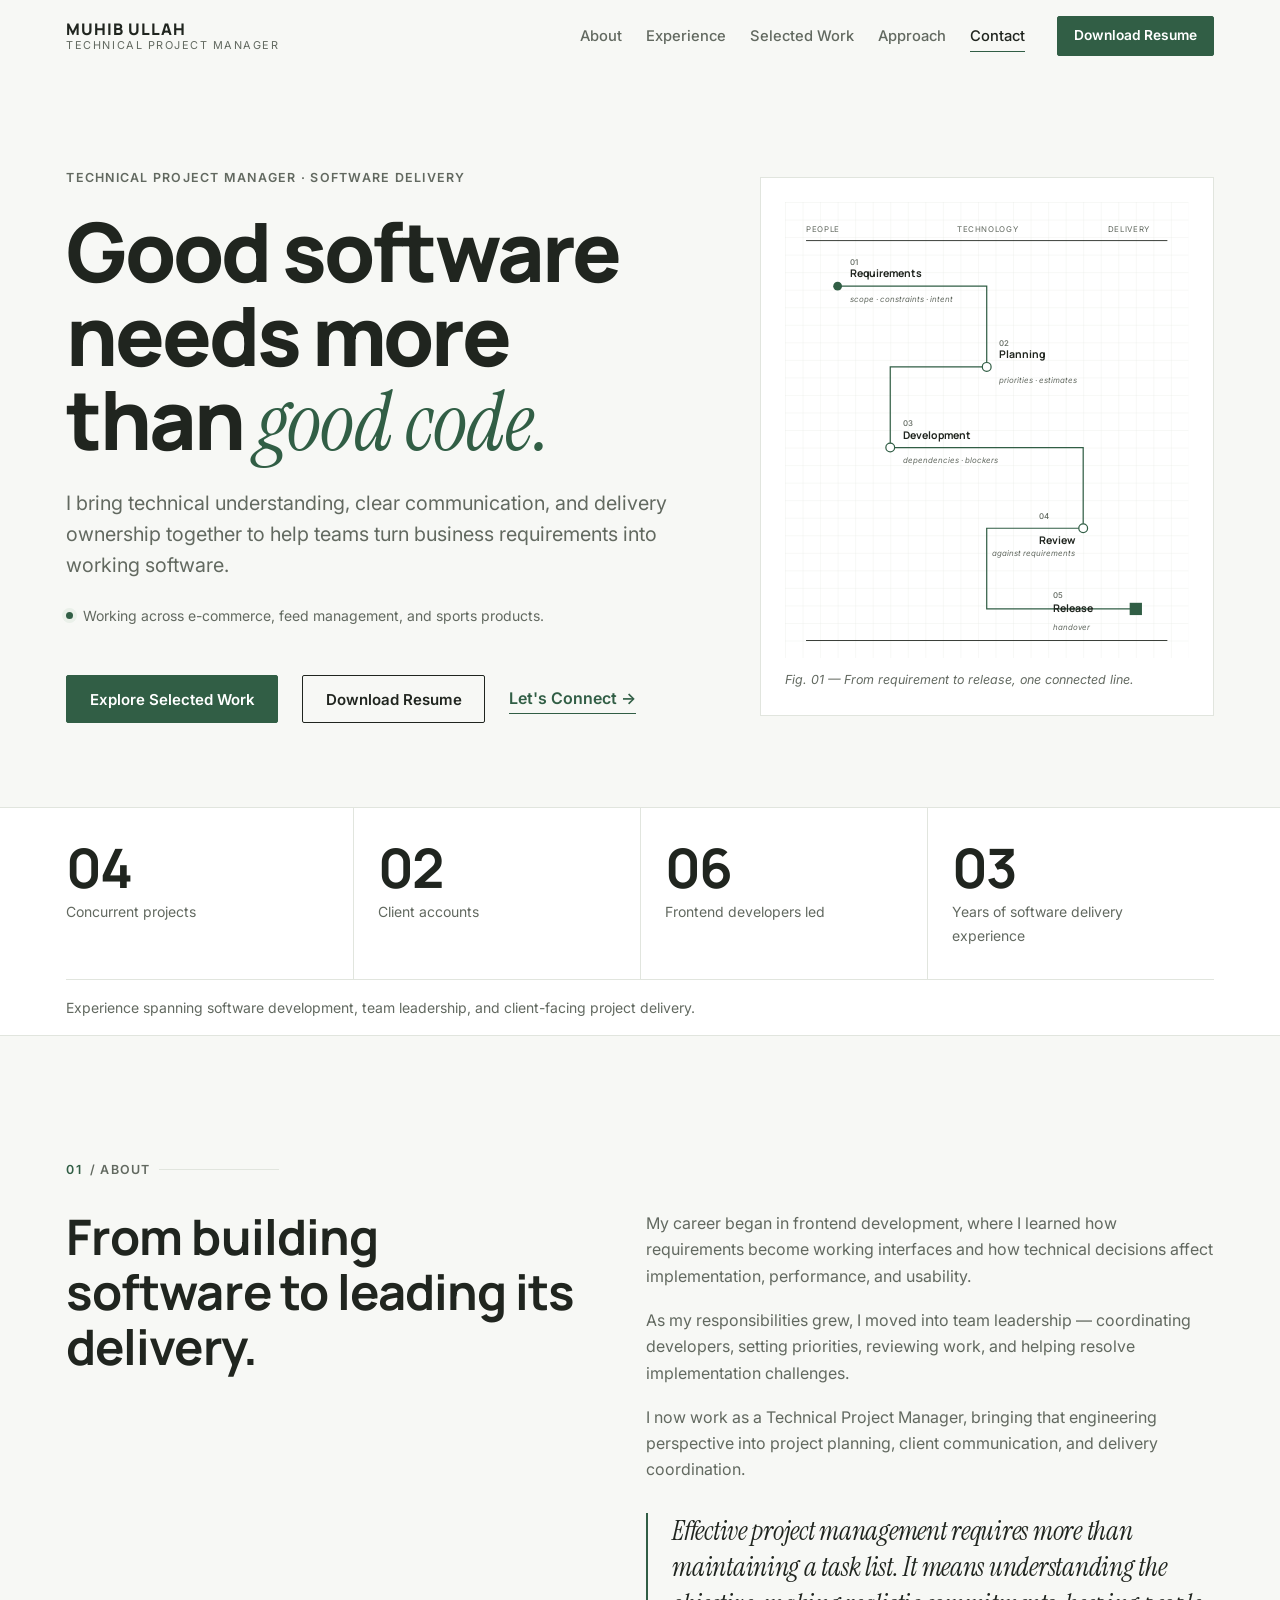
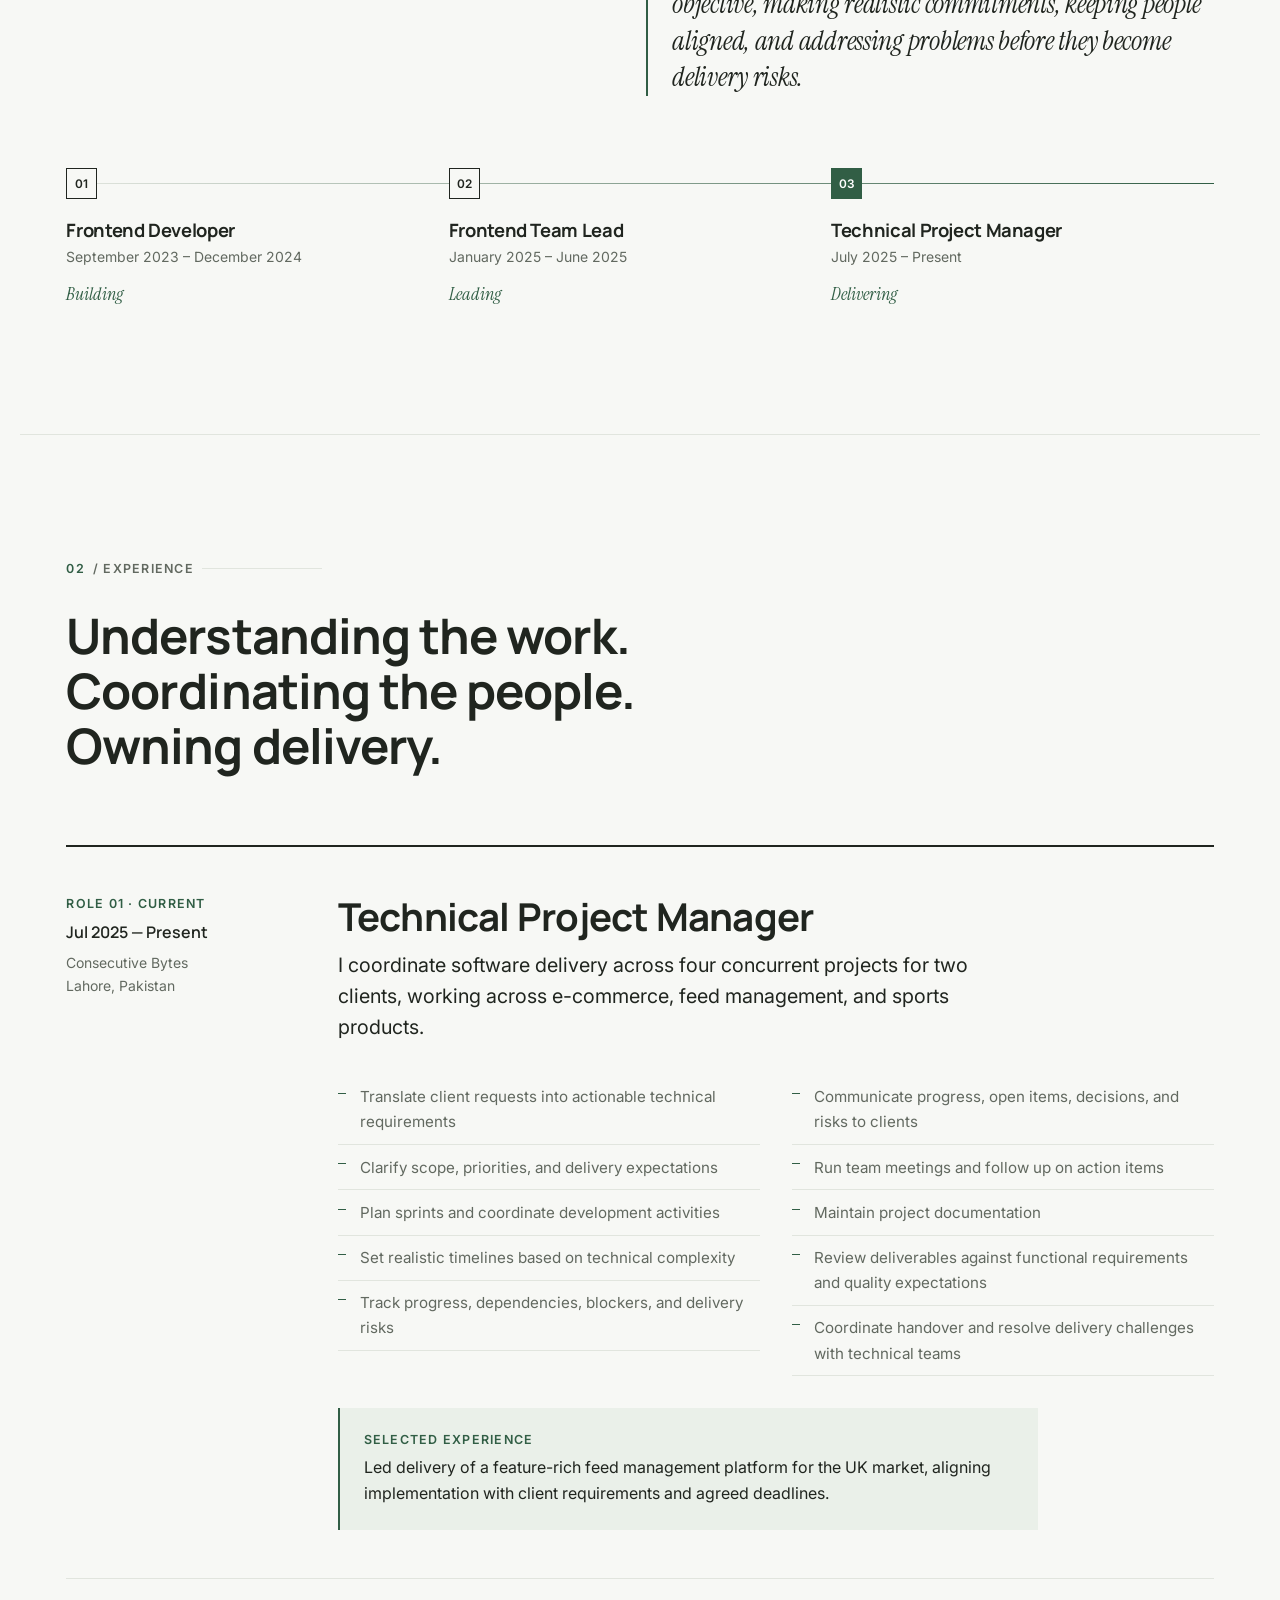
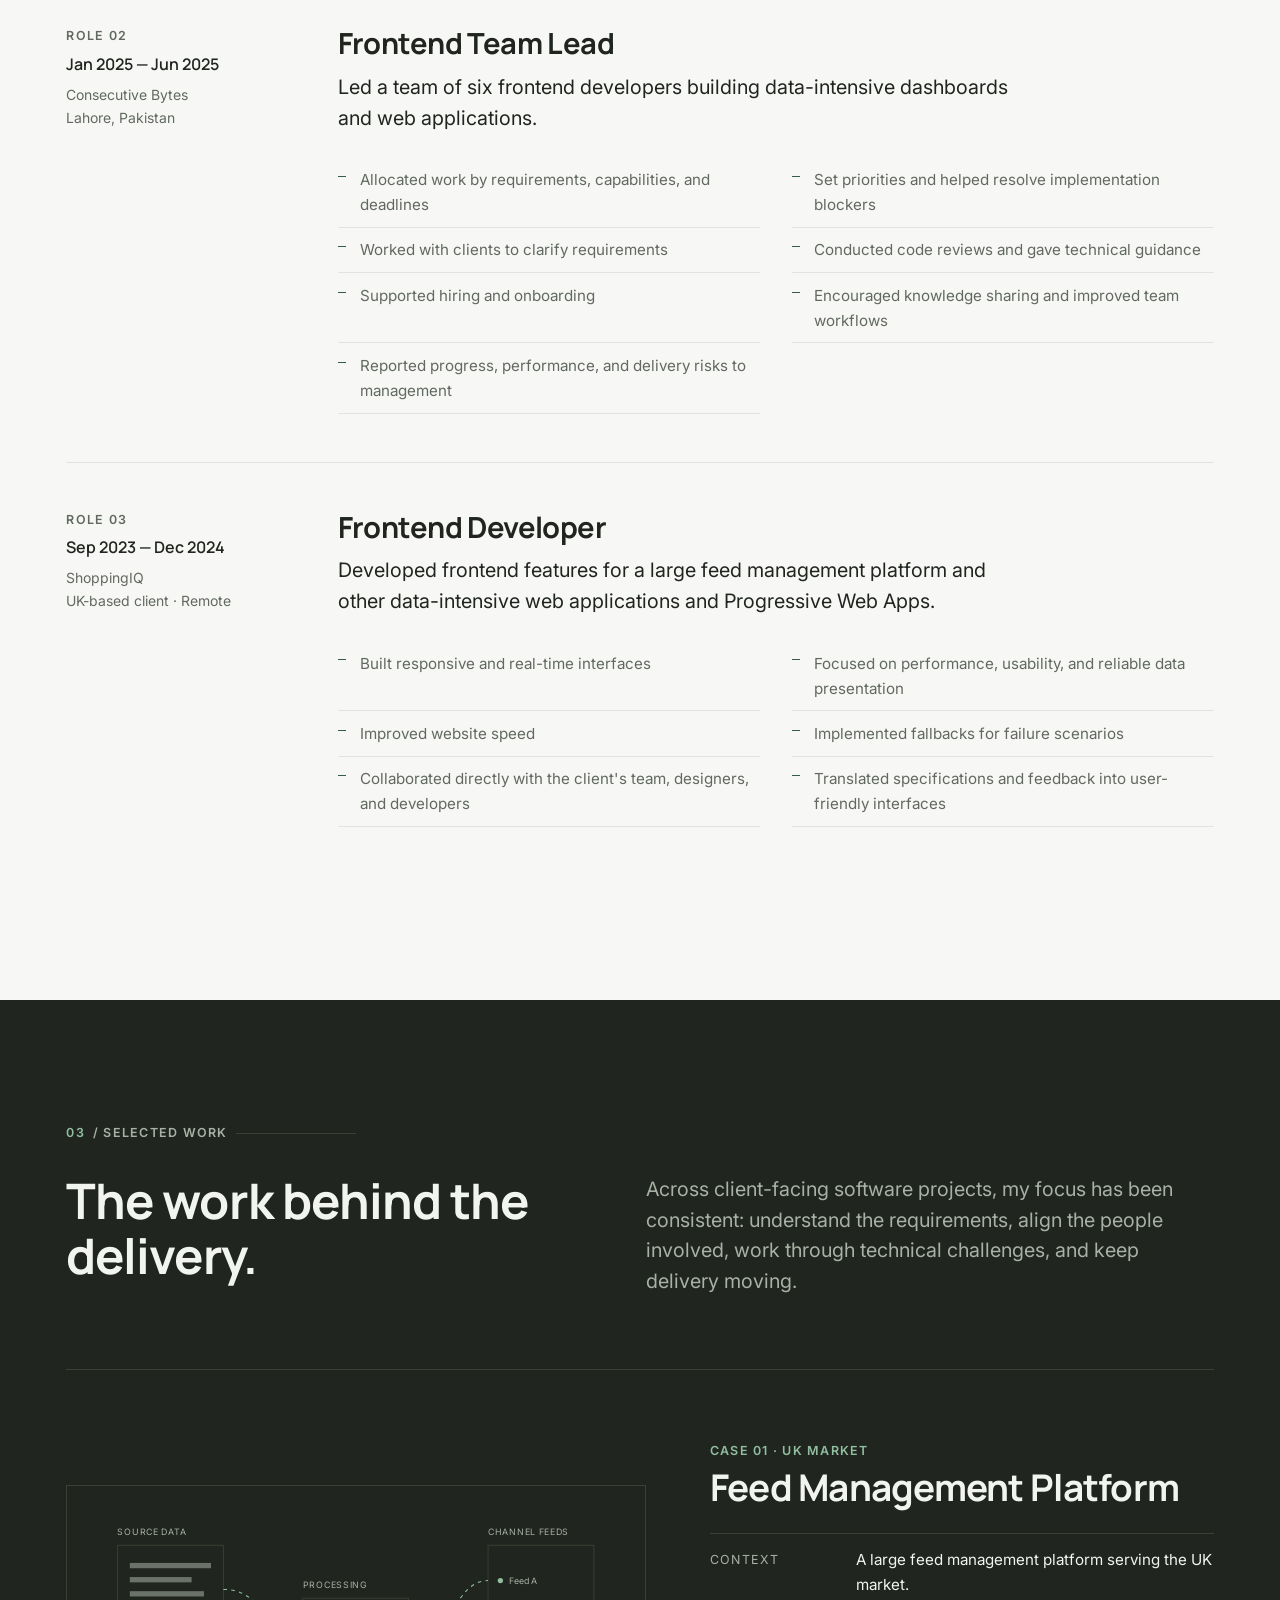
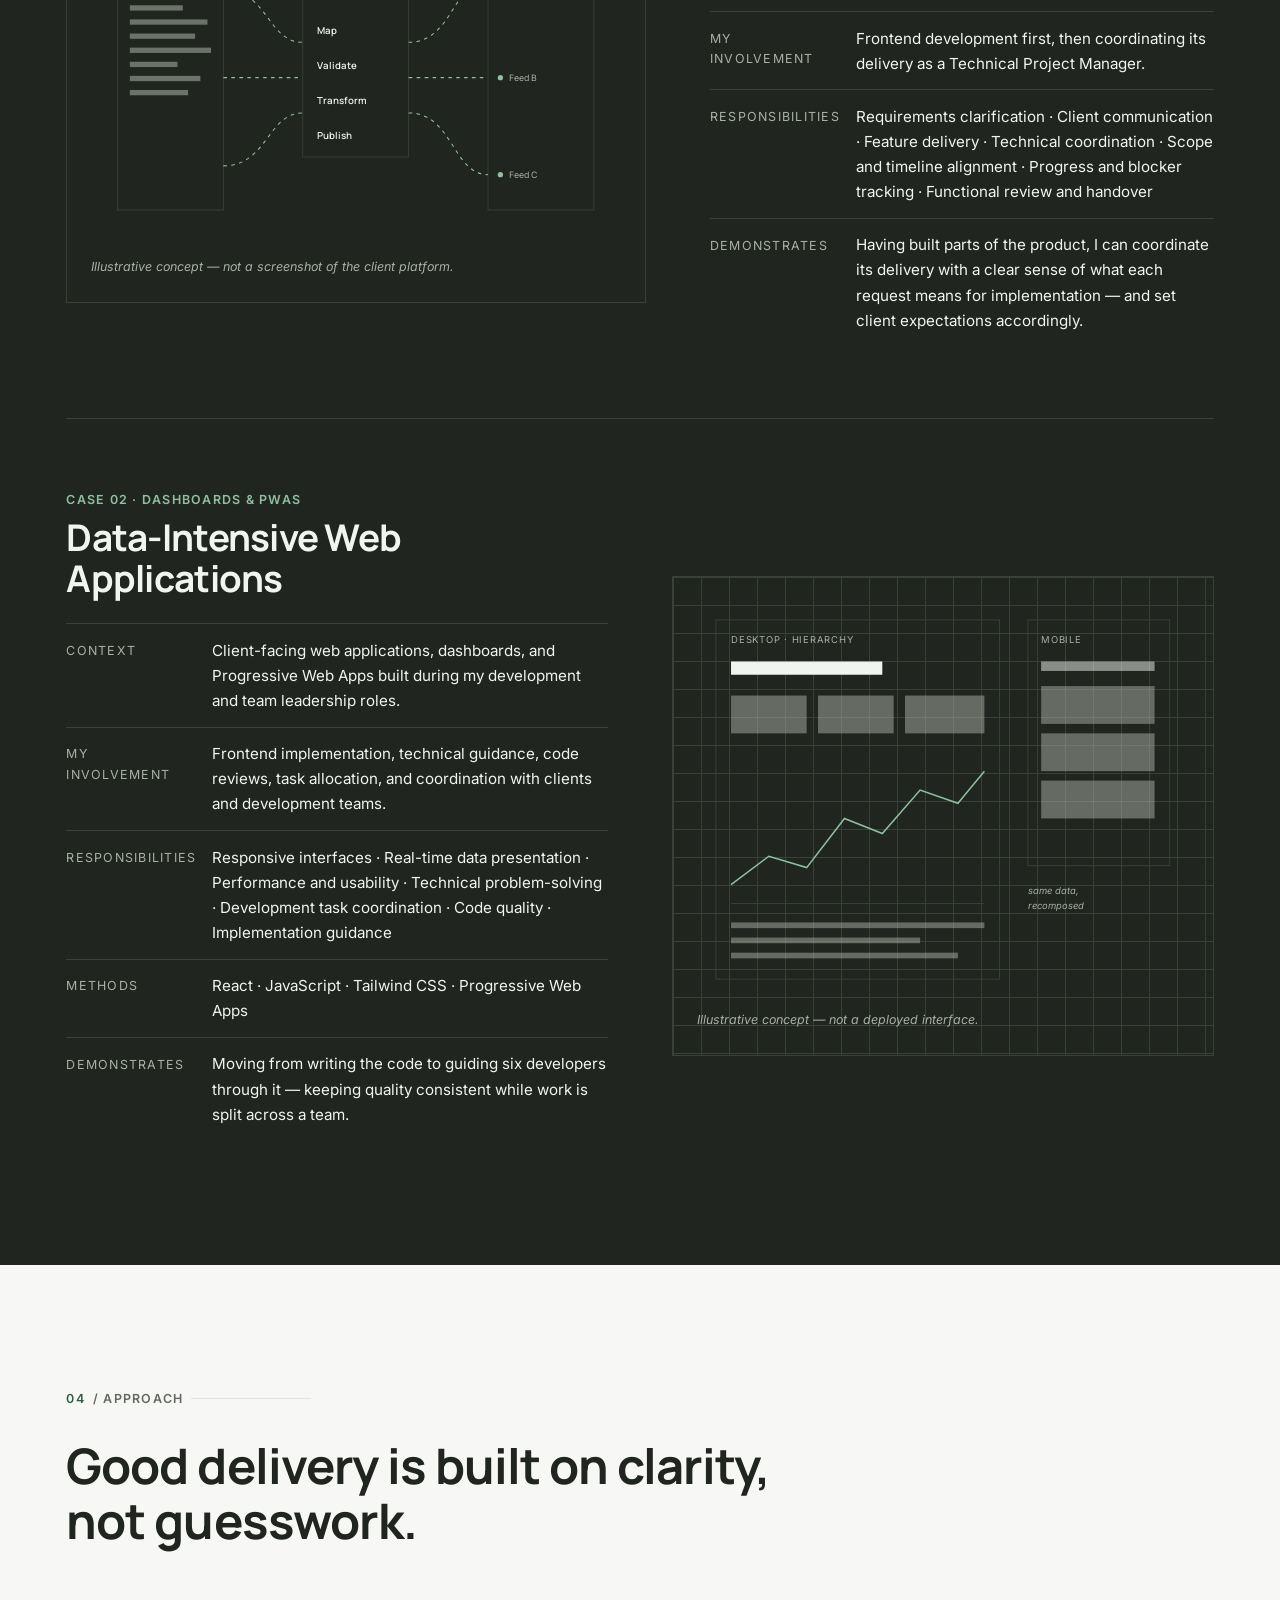
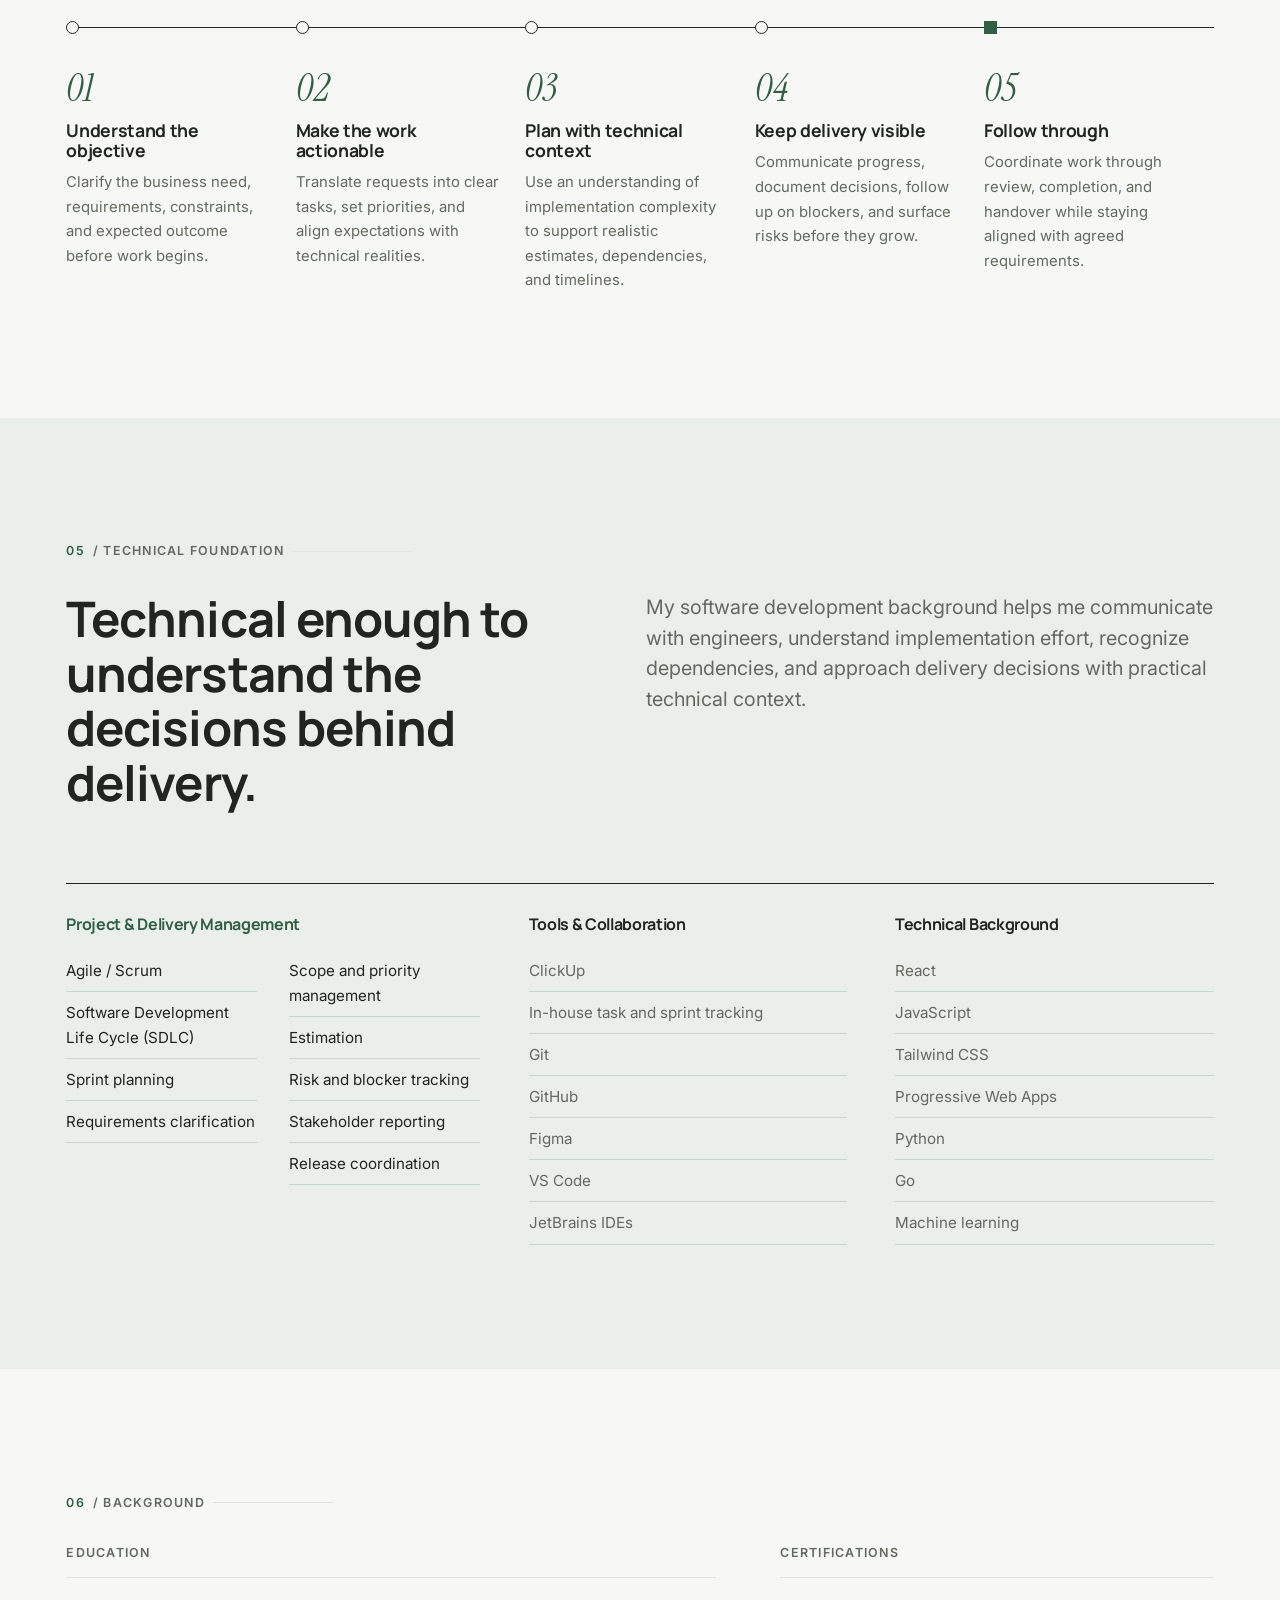
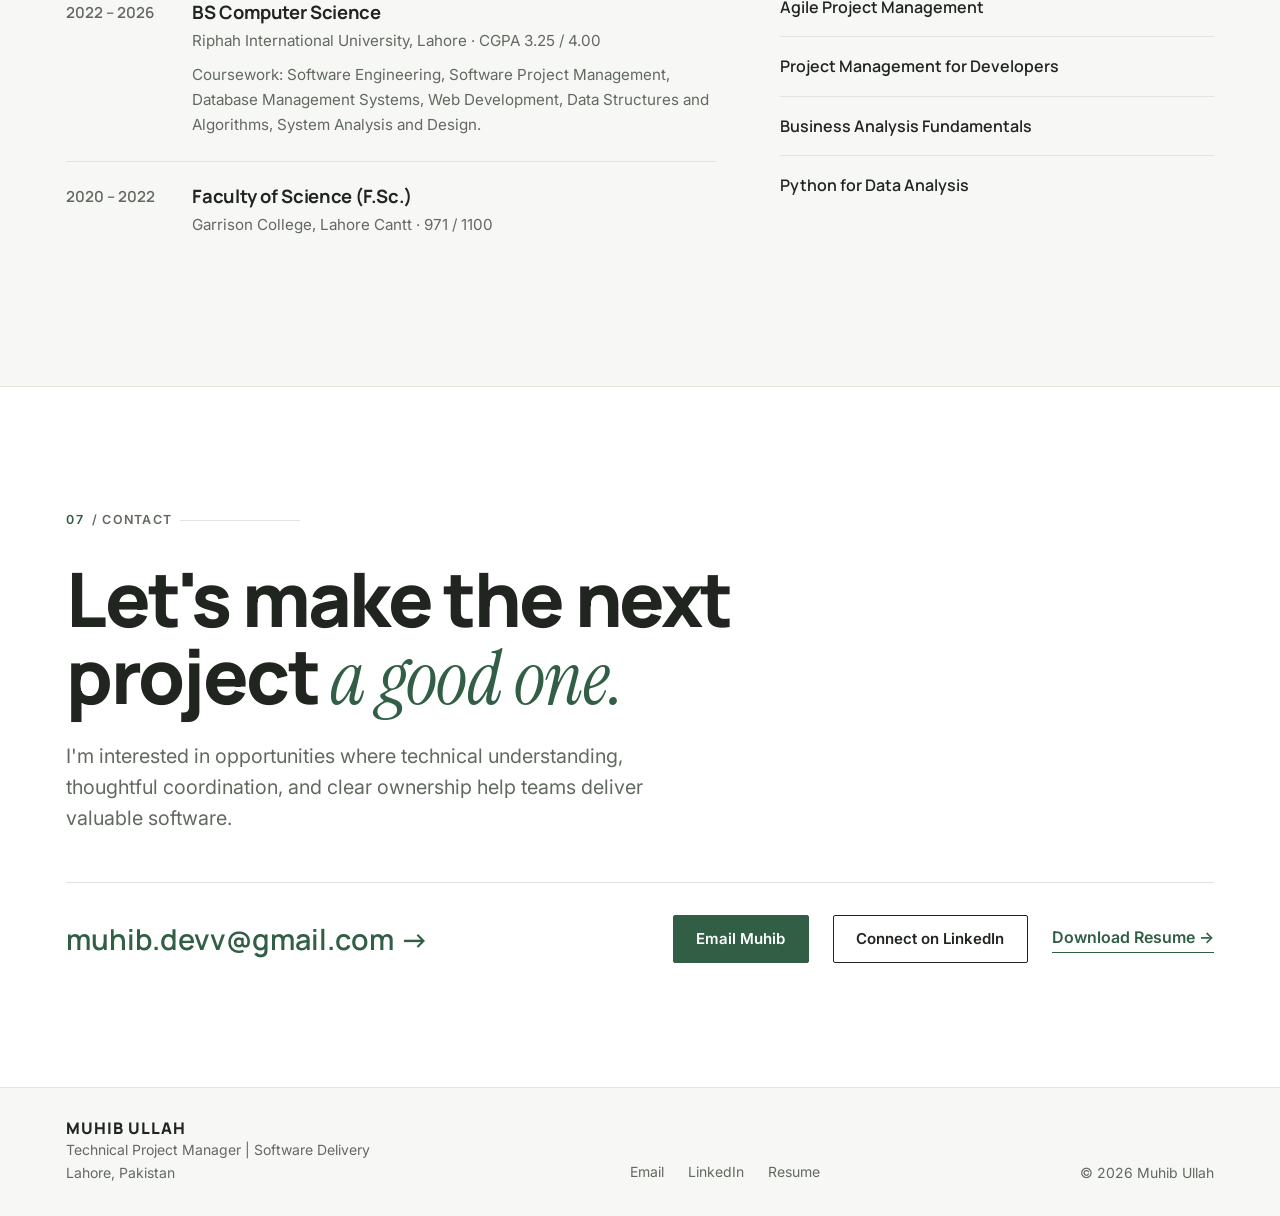
<file: muhib-ullah-portfolio/index.html>
<!doctype html>
<html lang="en">
<head>
  <meta charset="utf-8">
  <meta name="viewport" content="width=device-width, initial-scale=1">
  <title>Muhib Ullah — Technical Project Manager | Software Delivery</title>
  <meta name="description" content="Muhib Ullah is a Technical Project Manager in Lahore, Pakistan, combining hands-on frontend development, team leadership and client-facing software delivery.">
  <link rel="canonical" href="https://example.com/">
  <meta property="og:type" content="website">
  <meta property="og:title" content="Muhib Ullah — Technical Project Manager">
  <meta property="og:description" content="Technical understanding, clear communication, and delivery ownership — helping teams turn business requirements into working software.">
  <meta name="twitter:card" content="summary">
  <meta name="theme-color" content="#F7F8F5">
  <link rel="icon" href="favicon.svg" type="image/svg+xml">
  <link rel="preconnect" href="https://fonts.googleapis.com">
  <link rel="preconnect" href="https://fonts.gstatic.com" crossorigin>
  <link href="https://fonts.googleapis.com/css2?family=Manrope:wght@400;500;600;700;800&family=Inter:wght@400;500;600&family=Instrument+Serif:ital@0;1&display=swap" rel="stylesheet">
  <link rel="stylesheet" href="assets/css/style.css">
</head>
<body>
<a class="skip" href="#main">Skip to content</a>

<header class="header" id="top">
  <div class="wrap header__inner">
    <a class="brand" href="#top" aria-label="Muhib Ullah, back to top">
      <span class="brand__name">MUHIB ULLAH</span>
      <span class="brand__role">Technical Project Manager</span>
    </a>
    <button class="menu-btn" type="button" aria-expanded="false" aria-controls="nav" aria-label="Open menu">
      <span></span><span></span>
    </button>
    <nav class="nav" id="nav" aria-label="Primary">
      <ul>
        <li><a href="#about">About</a></li>
        <li><a href="#experience">Experience</a></li>
        <li><a href="#work">Selected Work</a></li>
        <li><a href="#approach">Approach</a></li>
        <li><a href="#contact">Contact</a></li>
      </ul>
      <a class="btn btn--small" href="assets/Muhib-Ullah-Resume.pdf" download="Muhib-Ullah-Technical-Project-Manager-Resume.pdf">Download Resume</a>
    </nav>
  </div>
</header>

<main id="main">

  <!-- HERO -->
  <section class="hero wrap" aria-labelledby="hero-title">
    <div class="hero__text">
      <p class="eyebrow">Technical Project Manager · Software Delivery</p>
      <h1 id="hero-title" class="display">Good software needs more than <em>good code.</em></h1>
      <p class="lead">I bring technical understanding, clear communication, and delivery ownership together to help teams turn business requirements into working software.</p>
      <p class="meta-line"><span class="dot" aria-hidden="true"></span>Working across e-commerce, feed management, and sports products.</p>
      <div class="actions">
        <a class="btn" href="#work">Explore Selected Work</a>
        <a class="btn btn--ghost" href="assets/Muhib-Ullah-Resume.pdf" download="Muhib-Ullah-Technical-Project-Manager-Resume.pdf">Download Resume</a>
        <a class="link-arrow" href="#contact">Let's Connect</a>
      </div>
    </div>

    <figure class="hero__art" aria-label="Illustration: software delivery flowing from requirements through planning, development and review to release, connecting people, technology and delivery.">
      <svg viewBox="0 0 460 520" role="img" aria-hidden="true" class="flow">
        <defs>
          <pattern id="g" width="20" height="20" patternUnits="userSpaceOnUse"><path d="M20 0H0V20" fill="none" stroke="var(--line)" stroke-width=".6"/></pattern>
        </defs>
        <rect x="0" y="0" width="460" height="520" fill="url(#g)"/>
        <!-- three tracks -->
        <g class="tracks" font-family="Inter" font-size="9" fill="var(--muted)" letter-spacing=".08em">
          <text x="24" y="34">PEOPLE</text>
          <text x="196" y="34">TECHNOLOGY</text>
          <text x="368" y="34">DELIVERY</text>
          <line x1="24" y1="44" x2="436" y2="44" stroke="var(--ink)" stroke-width="1"/>
        </g>
        <!-- spine path -->
        <path class="spine" d="M60 96 H230 V188 H120 V280 H340 V372 H230 V464 H400" fill="none" stroke="var(--accent)" stroke-width="1.4"/>
        <g class="stages" font-family="Manrope" font-weight="700" font-size="12" fill="var(--ink)">
          <g class="stage"><circle cx="60" cy="96" r="5" fill="var(--accent)"/><text x="74" y="72" font-family="Inter" font-weight="500" font-size="9" fill="var(--muted)">01</text><text x="74" y="86">Requirements</text></g>
          <g class="stage"><circle cx="230" cy="188" r="5" fill="var(--paper)" stroke="var(--accent)" stroke-width="1.4"/><text x="244" y="164" font-family="Inter" font-weight="500" font-size="9" fill="var(--muted)">02</text><text x="244" y="178">Planning</text></g>
          <g class="stage"><circle cx="120" cy="280" r="5" fill="var(--paper)" stroke="var(--accent)" stroke-width="1.4"/><text x="134" y="256" font-family="Inter" font-weight="500" font-size="9" fill="var(--muted)">03</text><text x="134" y="270">Development</text></g>
          <g class="stage"><circle cx="340" cy="372" r="5" fill="var(--paper)" stroke="var(--accent)" stroke-width="1.4"/><text x="290" y="362" font-family="Inter" font-weight="500" font-size="9" fill="var(--muted)">04</text><text x="290" y="390">Review</text></g>
          <g class="stage"><rect x="393" y="457" width="14" height="14" fill="var(--accent)"/><text x="306" y="452" font-family="Inter" font-weight="500" font-size="9" fill="var(--muted)">05</text><text x="306" y="468">Release</text></g>
        </g>
        <g font-family="Inter" font-size="9" fill="var(--muted)" font-style="italic">
          <text x="74" y="114">scope · constraints · intent</text>
          <text x="244" y="206">priorities · estimates</text>
          <text x="134" y="298">dependencies · blockers</text>
          <text x="236" y="404">against requirements</text>
          <text x="306" y="488">handover</text>
        </g>
        <line x1="24" y1="500" x2="436" y2="500" stroke="var(--ink)" stroke-width="1"/>
      </svg>
      <figcaption>Fig. 01 — From requirement to release, one connected line.</figcaption>
    </figure>
  </section>

  <!-- HIGHLIGHTS -->
  <section class="highlights" aria-label="Professional highlights">
    <div class="wrap">
      <dl class="stats">
        <div><dt>Concurrent projects</dt><dd>04</dd></div>
        <div><dt>Client accounts</dt><dd>02</dd></div>
        <div><dt>Frontend developers led</dt><dd>06</dd></div>
        <div><dt>Years of software delivery experience</dt><dd>03</dd></div>
      </dl>
      <p class="highlights__note">Experience spanning software development, team leadership, and client-facing project delivery.</p>
    </div>
  </section>

  <!-- ABOUT -->
  <section class="section wrap" id="about" aria-labelledby="about-title">
    <p class="label"><span>01</span> / About</p>
    <div class="split">
      <h2 id="about-title" class="h2">From building software to leading its delivery.</h2>
      <div class="prose reveal">
        <p>My career began in frontend development, where I learned how requirements become working interfaces and how technical decisions affect implementation, performance, and usability.</p>
        <p>As my responsibilities grew, I moved into team leadership — coordinating developers, setting priorities, reviewing work, and helping resolve implementation challenges.</p>
        <p>I now work as a Technical Project Manager, bringing that engineering perspective into project planning, client communication, and delivery coordination.</p>
        <p class="pull">Effective project management requires more than maintaining a task list. It means understanding the objective, making realistic commitments, keeping people aligned, and addressing problems before they become delivery risks.</p>
      </div>
    </div>

    <ol class="timeline" aria-label="Career progression">
      <li><span class="timeline__n">01</span><h3>Frontend Developer</h3><p>September 2023 – December 2024</p><span class="timeline__tag">Building</span></li>
      <li><span class="timeline__n">02</span><h3>Frontend Team Lead</h3><p>January 2025 – June 2025</p><span class="timeline__tag">Leading</span></li>
      <li class="is-current"><span class="timeline__n">03</span><h3>Technical Project Manager</h3><p>July 2025 – Present</p><span class="timeline__tag">Delivering</span></li>
    </ol>
  </section>

  <!-- EXPERIENCE -->
  <section class="section section--rule wrap" id="experience" aria-labelledby="exp-title">
    <p class="label"><span>02</span> / Experience</p>
    <h2 id="exp-title" class="h2 h2--wide">Understanding the work. Coordinating the people. Owning delivery.</h2>

    <article class="role role--current reveal">
      <header class="role__meta">
        <p class="role__n">Role 01 · Current</p>
        <p class="role__dates">Jul 2025 — Present</p>
        <p>Consecutive Bytes<br>Lahore, Pakistan</p>
      </header>
      <div class="role__body">
        <h3 class="h3">Technical Project Manager</h3>
        <p class="role__overview">I coordinate software delivery across four concurrent projects for two clients, working across e-commerce, feed management, and sports products.</p>
        <div class="role__cols">
          <ul class="ticks">
            <li>Translate client requests into actionable technical requirements</li>
            <li>Clarify scope, priorities, and delivery expectations</li>
            <li>Plan sprints and coordinate development activities</li>
            <li>Set realistic timelines based on technical complexity</li>
            <li>Track progress, dependencies, blockers, and delivery risks</li>
          </ul>
          <ul class="ticks">
            <li>Communicate progress, open items, decisions, and risks to clients</li>
            <li>Run team meetings and follow up on action items</li>
            <li>Maintain project documentation</li>
            <li>Review deliverables against functional requirements and quality expectations</li>
            <li>Coordinate handover and resolve delivery challenges with technical teams</li>
          </ul>
        </div>
        <p class="callout"><span>Selected experience</span>Led delivery of a feature-rich feed management platform for the UK market, aligning implementation with client requirements and agreed deadlines.</p>
      </div>
    </article>

    <article class="role reveal">
      <header class="role__meta">
        <p class="role__n">Role 02</p>
        <p class="role__dates">Jan 2025 — Jun 2025</p>
        <p>Consecutive Bytes<br>Lahore, Pakistan</p>
      </header>
      <div class="role__body">
        <h3 class="h3">Frontend Team Lead</h3>
        <p class="role__overview">Led a team of six frontend developers building data-intensive dashboards and web applications.</p>
        <ul class="ticks ticks--2">
          <li>Allocated work by requirements, capabilities, and deadlines</li>
          <li>Set priorities and helped resolve implementation blockers</li>
          <li>Worked with clients to clarify requirements</li>
          <li>Conducted code reviews and gave technical guidance</li>
          <li>Supported hiring and onboarding</li>
          <li>Encouraged knowledge sharing and improved team workflows</li>
          <li>Reported progress, performance, and delivery risks to management</li>
        </ul>
      </div>
    </article>

    <article class="role reveal">
      <header class="role__meta">
        <p class="role__n">Role 03</p>
        <p class="role__dates">Sep 2023 — Dec 2024</p>
        <p>ShoppingIQ<br>UK-based client · Remote</p>
      </header>
      <div class="role__body">
        <h3 class="h3">Frontend Developer</h3>
        <p class="role__overview">Developed frontend features for a large feed management platform and other data-intensive web applications and Progressive Web Apps.</p>
        <ul class="ticks ticks--2">
          <li>Built responsive and real-time interfaces</li>
          <li>Focused on performance, usability, and reliable data presentation</li>
          <li>Improved website speed</li>
          <li>Implemented fallbacks for failure scenarios</li>
          <li>Collaborated directly with the client's team, designers, and developers</li>
          <li>Translated specifications and feedback into user-friendly interfaces</li>
        </ul>
      </div>
    </article>
  </section>

  <!-- WORK -->
  <section class="section work" id="work" aria-labelledby="work-title">
    <div class="wrap">
      <p class="label label--light"><span>03</span> / Selected Work</p>
      <div class="split">
        <h2 id="work-title" class="h2">The work behind the delivery.</h2>
        <p class="lead lead--light">Across client-facing software projects, my focus has been consistent: understand the requirements, align the people involved, work through technical challenges, and keep delivery moving.</p>
      </div>

      <article class="case case--a reveal" aria-labelledby="c1">
        <div class="case__art">
          <svg viewBox="0 0 600 380" aria-hidden="true">
            <g stroke="var(--line-dark)" stroke-width="1" fill="none">
              <rect x="30" y="40" width="120" height="300"/>
              <rect x="240" y="100" width="120" height="180"/>
              <rect x="450" y="40" width="120" height="300"/>
            </g>
            <g font-family="Inter" font-size="10" fill="var(--on-dark-muted)" letter-spacing=".08em">
              <text x="30" y="28">SOURCE DATA</text><text x="240" y="88">PROCESSING</text><text x="450" y="28">CHANNEL FEEDS</text>
            </g>
            <g fill="var(--on-dark-muted)" opacity=".55">
              <rect x="44" y="60" width="92" height="6"/><rect x="44" y="76" width="70" height="6"/><rect x="44" y="92" width="84" height="6"/><rect x="44" y="108" width="60" height="6"/><rect x="44" y="124" width="88" height="6"/><rect x="44" y="140" width="74" height="6"/><rect x="44" y="156" width="92" height="6"/><rect x="44" y="172" width="54" height="6"/><rect x="44" y="188" width="80" height="6"/><rect x="44" y="204" width="66" height="6"/>
            </g>
            <g class="feed-lines" stroke="var(--accent-light)" stroke-width="1.2" fill="none">
              <path d="M150 90 C200 90 200 150 240 150"/><path d="M150 190 C200 190 200 190 240 190"/><path d="M150 290 C200 290 200 230 240 230"/>
              <path d="M360 150 C410 150 410 80 450 80"/><path d="M360 190 C410 190 410 190 450 190"/><path d="M360 230 C410 230 410 300 450 300"/>
            </g>
            <g font-family="Manrope" font-weight="600" font-size="11" fill="var(--on-dark)">
              <text x="256" y="140">Map</text><text x="256" y="180">Validate</text><text x="256" y="220">Transform</text><text x="256" y="260">Publish</text>
            </g>
            <g fill="var(--accent-light)"><circle cx="464" cy="80" r="3"/><circle cx="464" cy="190" r="3"/><circle cx="464" cy="300" r="3"/></g>
            <g font-family="Inter" font-size="10" fill="var(--on-dark-muted)"><text x="474" y="84">Feed A</text><text x="474" y="194">Feed B</text><text x="474" y="304">Feed C</text></g>
          </svg>
          <p class="case__note">Illustrative concept — not a screenshot of the client platform.</p>
        </div>
        <div class="case__body">
          <p class="case__n">Case 01 · UK market</p>
          <h3 id="c1" class="h3">Feed Management Platform</h3>
          <dl class="case__dl">
            <div><dt>Context</dt><dd>A large feed management platform serving the UK market.</dd></div>
            <div><dt>My involvement</dt><dd>Frontend development first, then coordinating its delivery as a Technical Project Manager.</dd></div>
            <div><dt>Responsibilities</dt><dd>Requirements clarification · Client communication · Feature delivery · Technical coordination · Scope and timeline alignment · Progress and blocker tracking · Functional review and handover</dd></div>
            <div><dt>Demonstrates</dt><dd>Having built parts of the product, I can coordinate its delivery with a clear sense of what each request means for implementation — and set client expectations accordingly.</dd></div>
          </dl>
        </div>
      </article>

      <article class="case case--b reveal" aria-labelledby="c2">
        <div class="case__body">
          <p class="case__n">Case 02 · Dashboards &amp; PWAs</p>
          <h3 id="c2" class="h3">Data-Intensive Web Applications</h3>
          <dl class="case__dl">
            <div><dt>Context</dt><dd>Client-facing web applications, dashboards, and Progressive Web Apps built during my development and team leadership roles.</dd></div>
            <div><dt>My involvement</dt><dd>Frontend implementation, technical guidance, code reviews, task allocation, and coordination with clients and development teams.</dd></div>
            <div><dt>Responsibilities</dt><dd>Responsive interfaces · Real-time data presentation · Performance and usability · Technical problem-solving · Development task coordination · Code quality · Implementation guidance</dd></div>
            <div><dt>Methods</dt><dd>React · JavaScript · Tailwind CSS · Progressive Web Apps</dd></div>
            <div><dt>Demonstrates</dt><dd>Moving from writing the code to guiding six developers through it — keeping quality consistent while work is split across a team.</dd></div>
          </dl>
        </div>
        <div class="case__art case__art--grid">
          <svg viewBox="0 0 520 420" aria-hidden="true">
            <g stroke="var(--line-dark)" fill="none">
              <rect x="20" y="20" width="300" height="380"/>
              <rect x="350" y="20" width="150" height="260"/>
            </g>
            <g font-family="Inter" font-size="10" fill="var(--on-dark-muted)" letter-spacing=".08em"><text x="36" y="44">DESKTOP · HIERARCHY</text><text x="364" y="44">MOBILE</text></g>
            <g fill="var(--on-dark)"><rect x="36" y="64" width="160" height="14"/></g>
            <g fill="var(--on-dark-muted)" opacity=".5">
              <rect x="36" y="100" width="80" height="40"/><rect x="128" y="100" width="80" height="40"/><rect x="220" y="100" width="84" height="40"/>
            </g>
            <polyline points="36,300 76,270 116,282 156,230 196,246 236,200 276,214 304,180" fill="none" stroke="var(--accent-light)" stroke-width="1.6"/>
            <line x1="36" y1="320" x2="304" y2="320" stroke="var(--line-dark)"/>
            <g fill="var(--on-dark-muted)" opacity=".5"><rect x="36" y="340" width="268" height="6"/><rect x="36" y="356" width="200" height="6"/><rect x="36" y="372" width="240" height="6"/></g>
            <g fill="var(--on-dark-muted)" opacity=".5"><rect x="364" y="64" width="120" height="10" fill="var(--on-dark)" opacity="1"/><rect x="364" y="90" width="120" height="40"/><rect x="364" y="140" width="120" height="40"/><rect x="364" y="190" width="120" height="40"/></g>
            <g font-family="Inter" font-size="10" fill="var(--on-dark-muted)" font-style="italic"><text x="350" y="310">same data,</text><text x="350" y="326">recomposed</text></g>
          </svg>
          <p class="case__note">Illustrative concept — not a deployed interface.</p>
        </div>
      </article>
    </div>
  </section>

  <!-- APPROACH -->
  <section class="section wrap" id="approach" aria-labelledby="ap-title">
    <p class="label"><span>04</span> / Approach</p>
    <h2 id="ap-title" class="h2 h2--wide">Good delivery is built on clarity, not guesswork.</h2>
    <ol class="steps">
      <li class="reveal"><span class="steps__n">01</span><h3>Understand the objective</h3><p>Clarify the business need, requirements, constraints, and expected outcome before work begins.</p></li>
      <li class="reveal"><span class="steps__n">02</span><h3>Make the work actionable</h3><p>Translate requests into clear tasks, set priorities, and align expectations with technical realities.</p></li>
      <li class="reveal"><span class="steps__n">03</span><h3>Plan with technical context</h3><p>Use an understanding of implementation complexity to support realistic estimates, dependencies, and timelines.</p></li>
      <li class="reveal"><span class="steps__n">04</span><h3>Keep delivery visible</h3><p>Communicate progress, document decisions, follow up on blockers, and surface risks before they grow.</p></li>
      <li class="reveal"><span class="steps__n">05</span><h3>Follow through</h3><p>Coordinate work through review, completion, and handover while staying aligned with agreed requirements.</p></li>
    </ol>
  </section>

  <!-- SKILLS -->
  <section class="section section--tint" aria-labelledby="sk-title">
    <div class="wrap">
      <p class="label"><span>05</span> / Technical Foundation</p>
      <div class="split">
        <h2 id="sk-title" class="h2">Technical enough to understand the decisions behind delivery.</h2>
        <p class="lead">My software development background helps me communicate with engineers, understand implementation effort, recognize dependencies, and approach delivery decisions with practical technical context.</p>
      </div>
      <div class="skills">
        <div class="skills__group skills__group--main">
          <h3>Project &amp; Delivery Management</h3>
          <ul><li>Agile / Scrum</li><li>Software Development Life Cycle (SDLC)</li><li>Sprint planning</li><li>Requirements clarification</li><li>Scope and priority management</li><li>Estimation</li><li>Risk and blocker tracking</li><li>Stakeholder reporting</li><li>Release coordination</li></ul>
        </div>
        <div class="skills__group">
          <h3>Tools &amp; Collaboration</h3>
          <ul><li>ClickUp</li><li>In-house task and sprint tracking</li><li>Git</li><li>GitHub</li><li>Figma</li><li>VS Code</li><li>JetBrains IDEs</li></ul>
        </div>
        <div class="skills__group">
          <h3>Technical Background</h3>
          <ul><li>React</li><li>JavaScript</li><li>Tailwind CSS</li><li>Progressive Web Apps</li><li>Python</li><li>Go</li><li>Machine learning</li></ul>
        </div>
      </div>
    </div>
  </section>

  <!-- EDUCATION -->
  <section class="section wrap" aria-labelledby="ed-title">
    <p class="label"><span>06</span> / Background</p>
    <h2 id="ed-title" class="visually-hidden">Education and certifications</h2>
    <div class="edu">
      <div class="edu__col">
        <h3 class="edu__head">Education</h3>
        <div class="edu__item">
          <p class="edu__date">2022 – 2026</p>
          <div><h4>BS Computer Science</h4><p>Riphah International University, Lahore · CGPA 3.25 / 4.00</p>
          <p class="small">Coursework: Software Engineering, Software Project Management, Database Management Systems, Web Development, Data Structures and Algorithms, System Analysis and Design.</p></div>
        </div>
        <div class="edu__item">
          <p class="edu__date">2020 – 2022</p>
          <div><h4>Faculty of Science (F.Sc.)</h4><p>Garrison College, Lahore Cantt · 971 / 1100</p></div>
        </div>
      </div>
      <div class="edu__col">
        <h3 class="edu__head">Certifications</h3>
        <ul class="certs"><li>Agile Project Management</li><li>Project Management for Developers</li><li>Business Analysis Fundamentals</li><li>Python for Data Analysis</li></ul>
      </div>
    </div>
  </section>

  <!-- CONTACT -->
  <section class="contact" id="contact" aria-labelledby="ct-title">
    <div class="wrap contact__inner">
      <p class="label"><span>07</span> / Contact</p>
      <h2 id="ct-title" class="display display--contact">Let's make the next project <em>a good one.</em></h2>
      <p class="lead">I'm interested in opportunities where technical understanding, thoughtful coordination, and clear ownership help teams deliver valuable software.</p>
      <div class="contact__links">
        <a class="contact__mail" href="mailto:muhib.devv@gmail.com">muhib.devv@gmail.com <span aria-hidden="true">→</span></a>
        <div class="actions">
          <a class="btn" href="mailto:muhib.devv@gmail.com">Email Muhib</a>
          <a class="btn btn--ghost" href="https://www.linkedin.com/in/muhibdevv/" target="_blank" rel="noopener noreferrer">Connect on LinkedIn<span class="visually-hidden"> (opens in a new tab)</span></a>
          <a class="link-arrow" href="assets/Muhib-Ullah-Resume.pdf" download="Muhib-Ullah-Technical-Project-Manager-Resume.pdf">Download Resume</a>
        </div>
      </div>
    </div>
  </section>
</main>

<footer class="footer">
  <div class="wrap footer__inner">
    <div>
      <p class="brand__name">MUHIB ULLAH</p>
      <p class="small">Technical Project Manager | Software Delivery<br>Lahore, Pakistan</p>
    </div>
    <ul class="footer__links">
      <li><a href="mailto:muhib.devv@gmail.com">Email</a></li>
      <li><a href="https://www.linkedin.com/in/muhibdevv/" target="_blank" rel="noopener noreferrer">LinkedIn</a></li>
      <li><a href="assets/Muhib-Ullah-Resume.pdf" download="Muhib-Ullah-Technical-Project-Manager-Resume.pdf">Resume</a></li>
    </ul>
    <p class="small footer__copy">© <span id="year">2026</span> Muhib Ullah</p>
  </div>
</footer>

<script src="assets/js/main.js" defer></script>
</body>
</html>
</file>
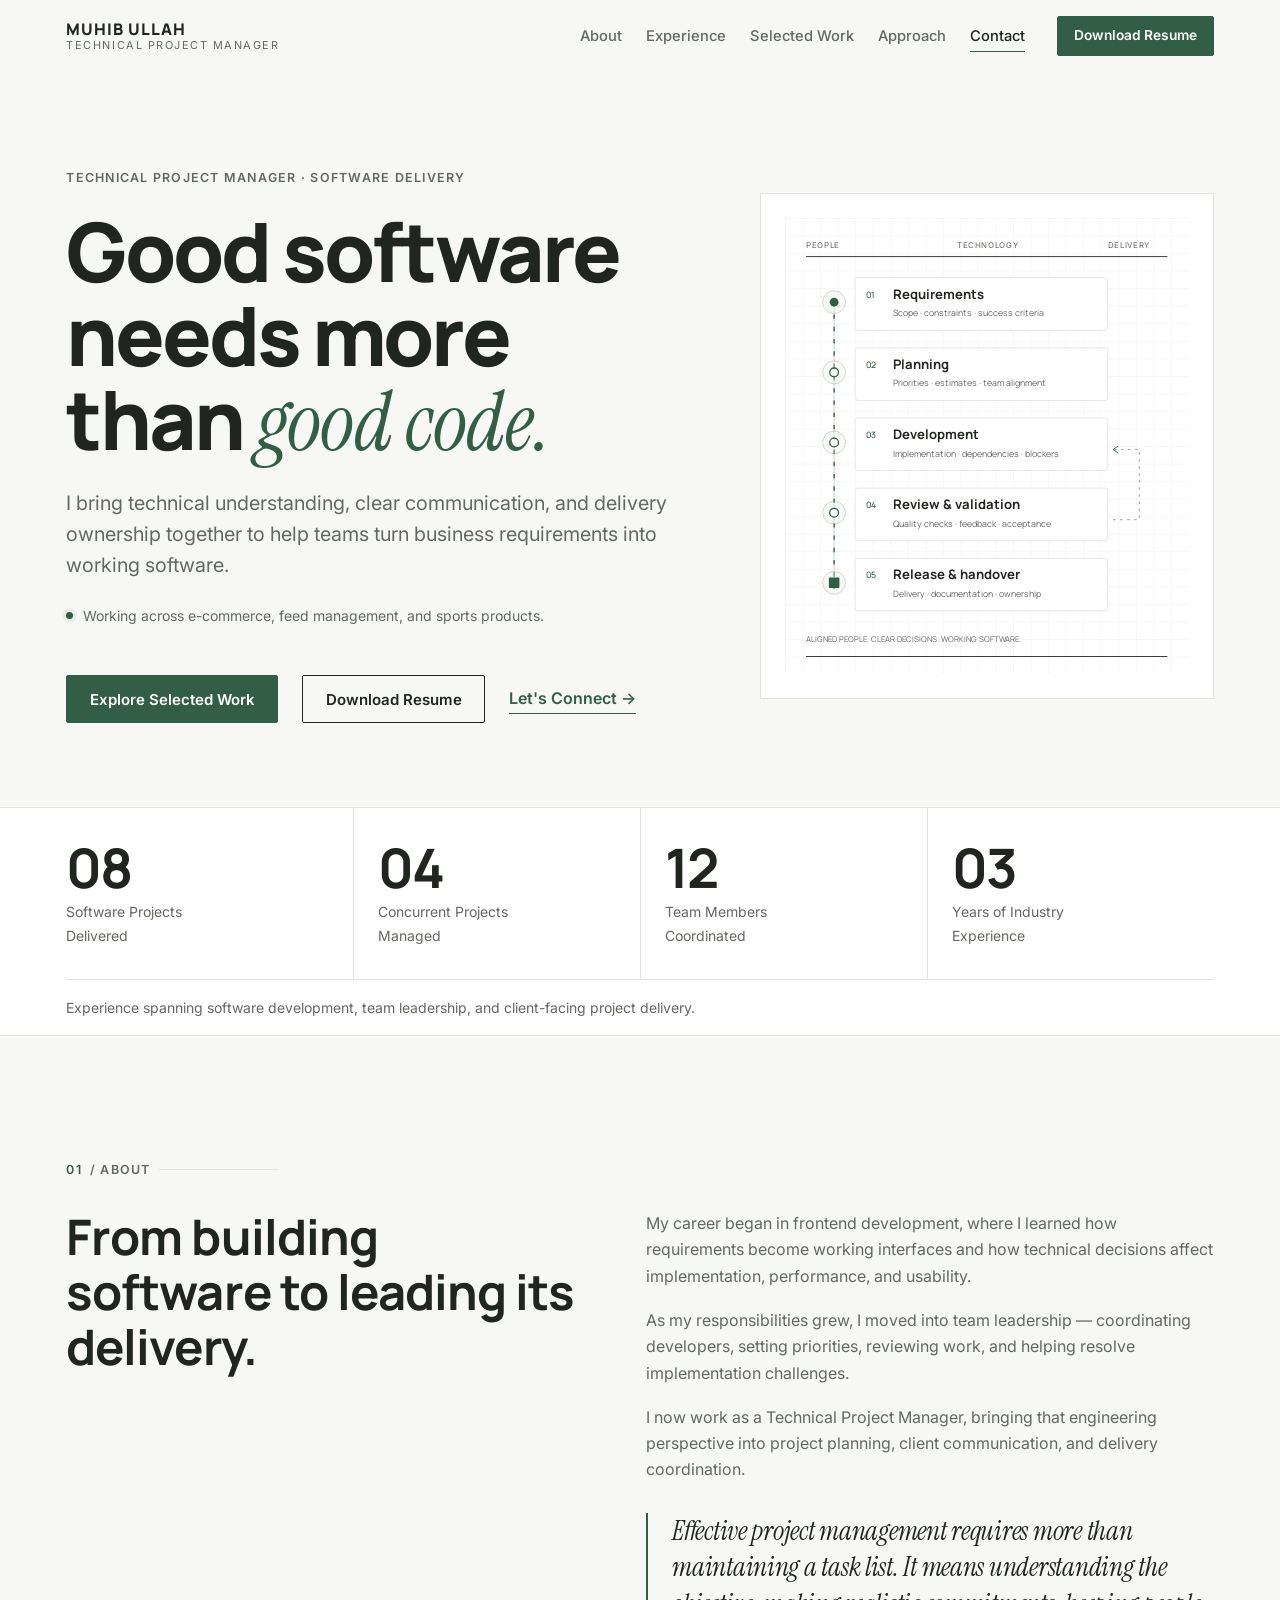
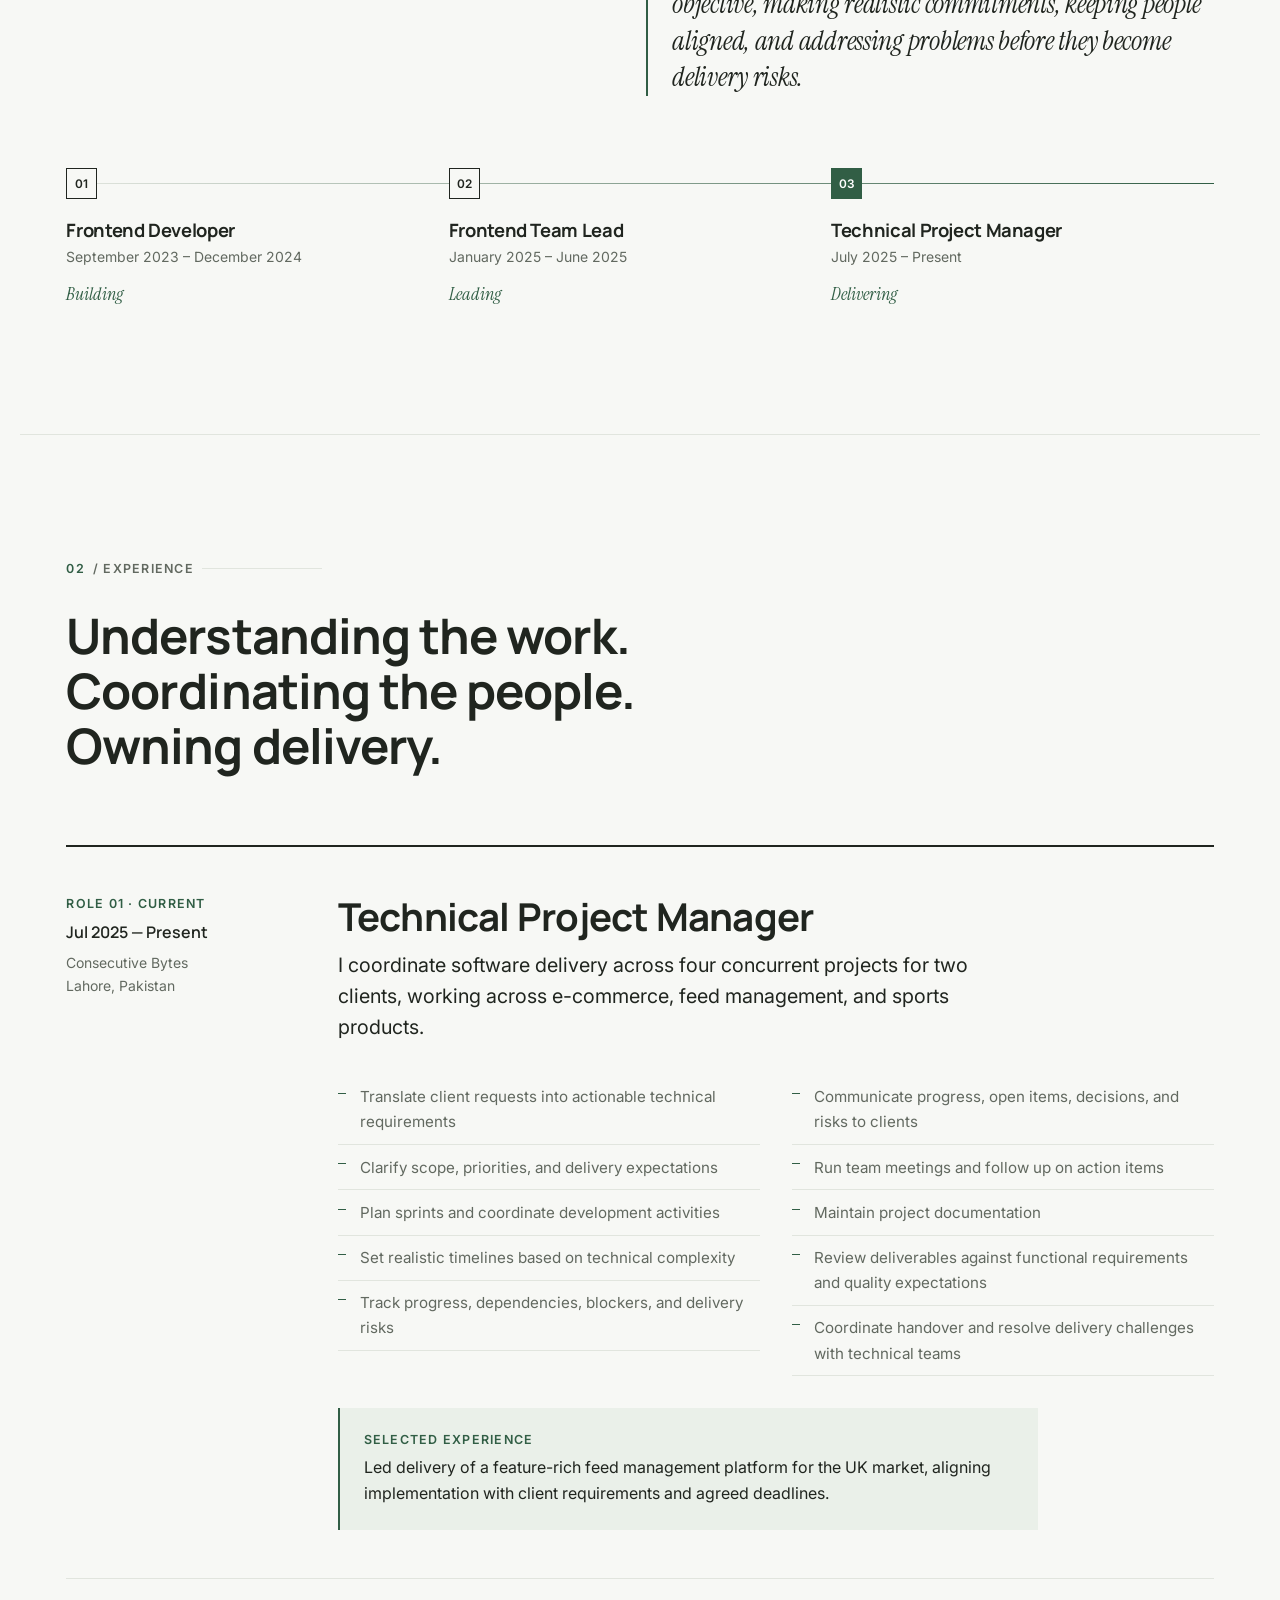
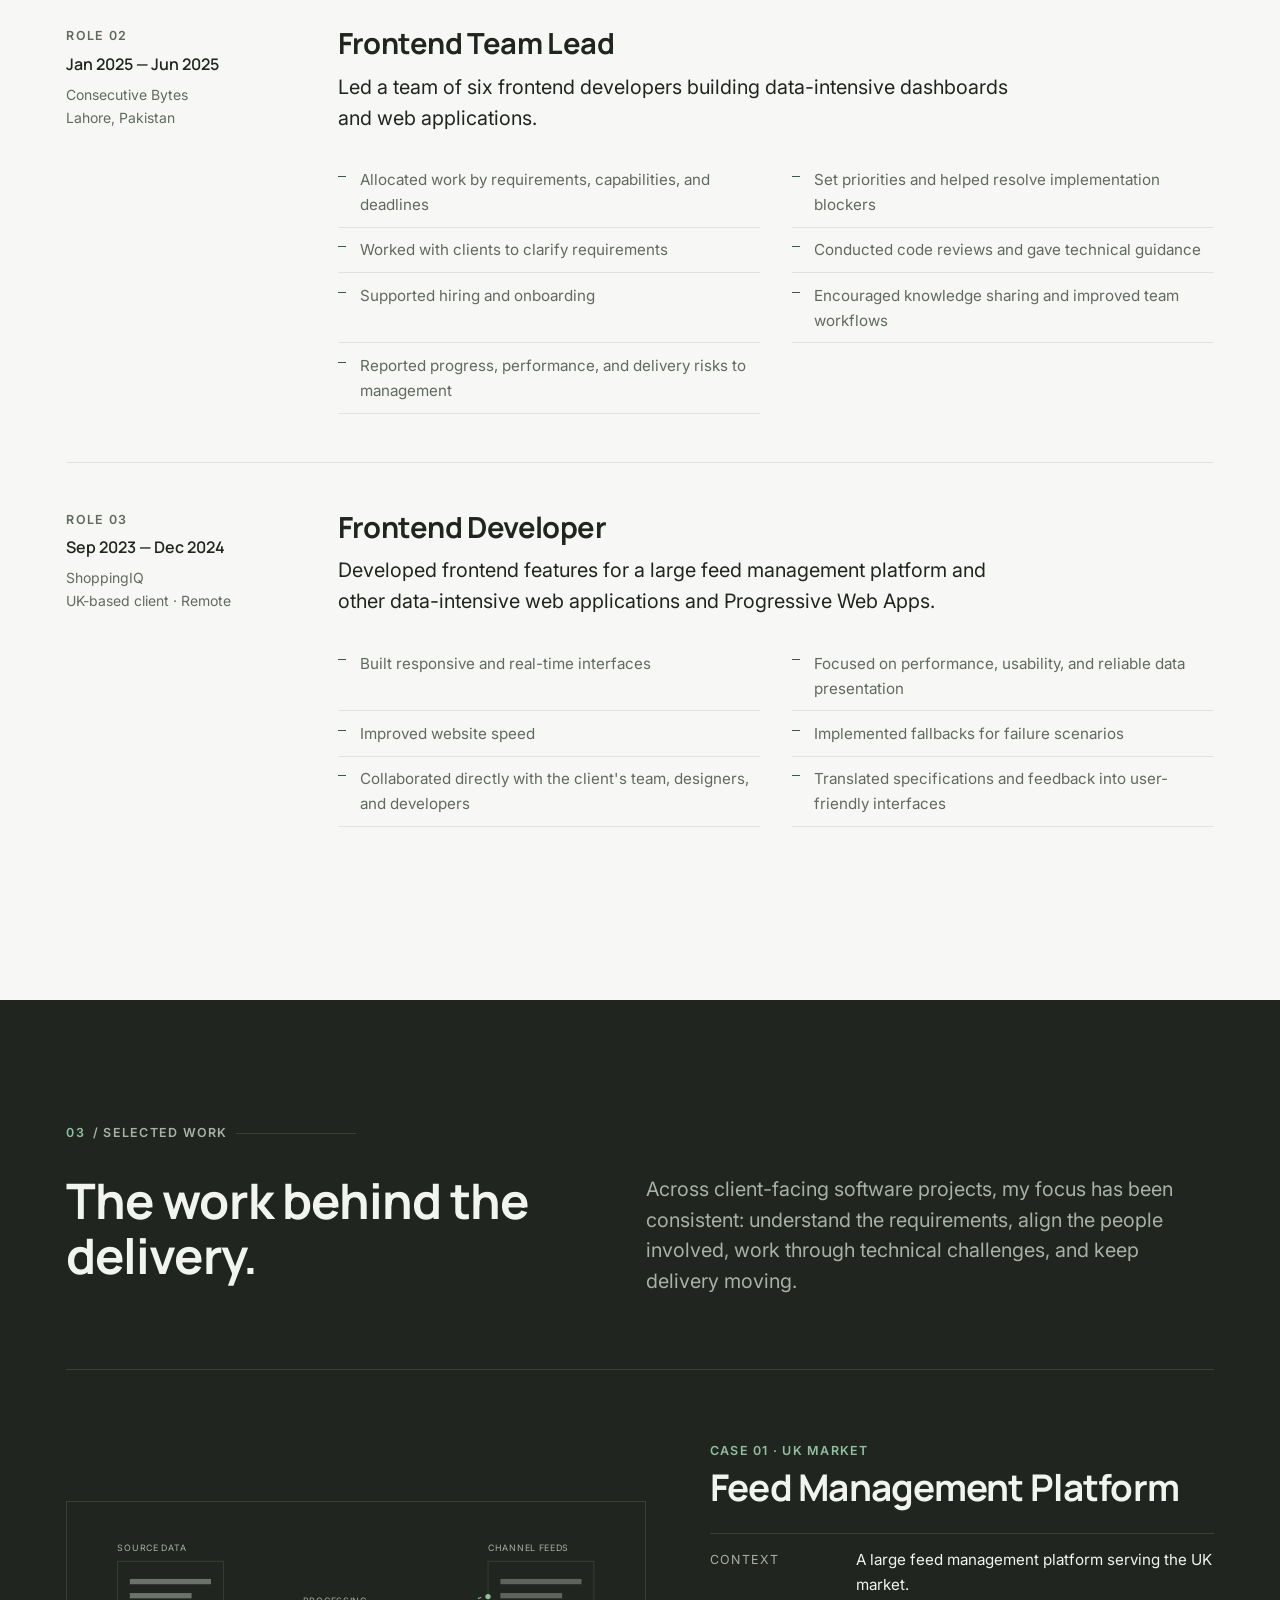
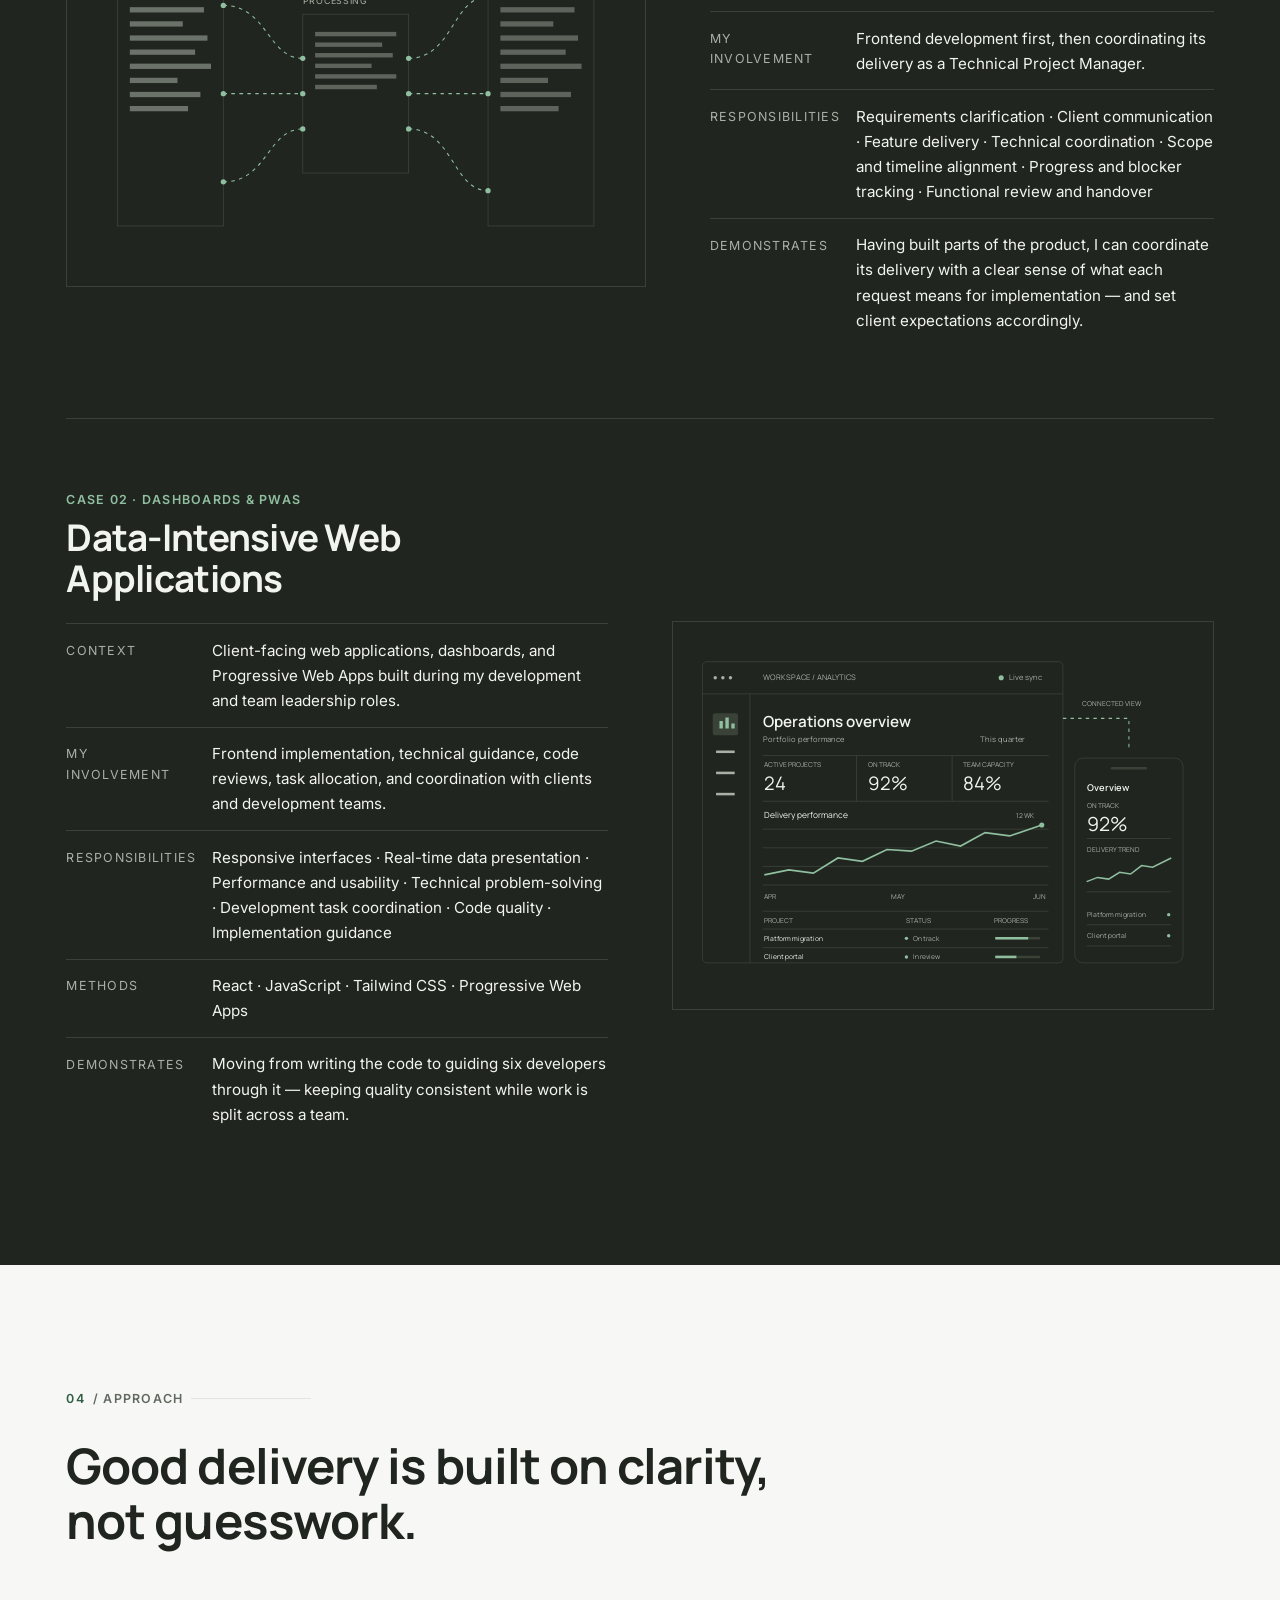
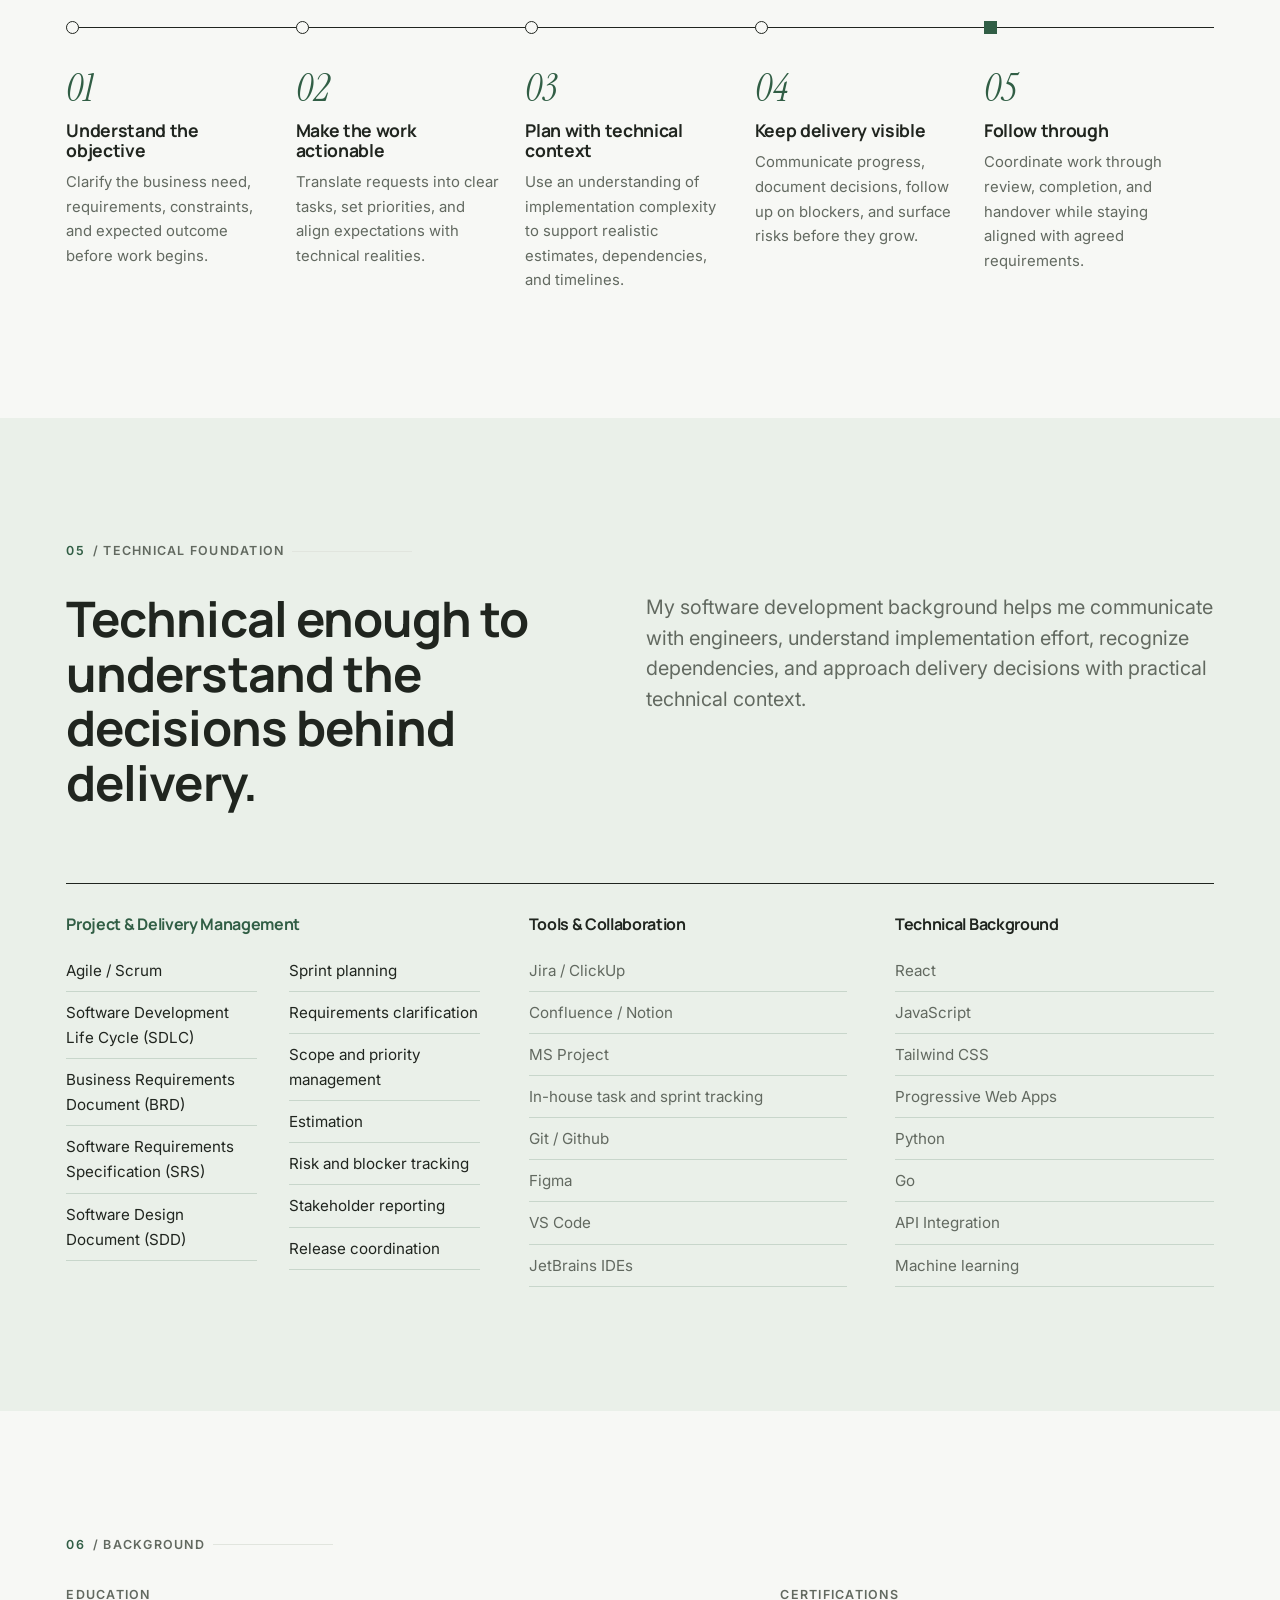
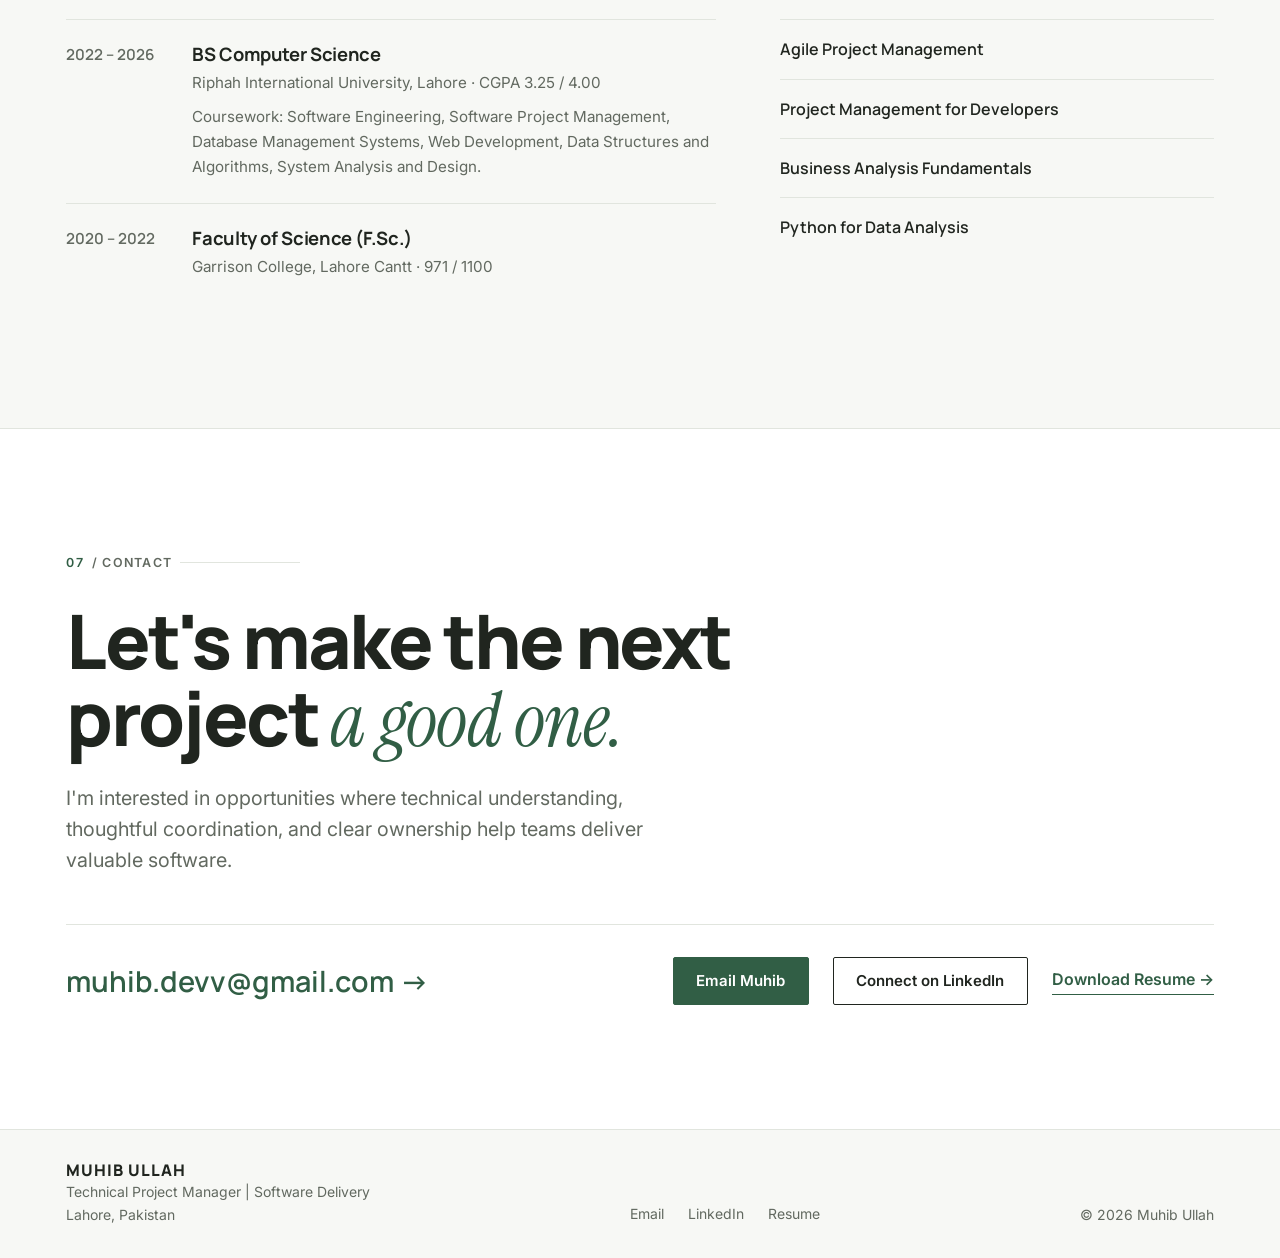
<file: muhib-ullah-portfolio_v2/index.html>
<!doctype html>
<html lang="en">
<head>
  <meta charset="utf-8">
  <meta name="viewport" content="width=device-width, initial-scale=1">
  <title>Muhib Ullah — Technical Project Manager | Software Delivery</title>
  <meta name="description" content="Muhib Ullah is a Technical Project Manager in Lahore, Pakistan, combining hands-on frontend development, team leadership and client-facing software delivery.">
  <link rel="canonical" href="https://muhib.tech/">

  <!-- Open Graph / Facebook / LinkedIn / WhatsApp -->
  <meta property="og:site_name" content="Muhib Ullah">
  <meta property="og:type" content="website">
  <meta property="og:url" content="https://muhib.tech/">
  <meta property="og:title" content="Muhib Ullah — Technical Project Manager | Software Delivery">
  <meta property="og:description" content="Technical understanding, clear communication, and delivery ownership — helping teams turn business requirements into working software.">
  <meta property="og:image" content="https://muhib.tech/assets/og-image.jpg">
  <meta property="og:image:secure_url" content="https://muhib.tech/assets/og-image.jpg">
  <meta property="og:image:type" content="image/jpeg">
  <meta property="og:image:width" content="1200">
  <meta property="og:image:height" content="630">
  <meta property="og:image:alt" content="Muhib Ullah — Technical Project Manager Portfolio Preview">

  <!-- Twitter / X Cards -->
  <meta name="twitter:card" content="summary_large_image">
  <meta name="twitter:url" content="https://muhib.tech/">
  <meta name="twitter:title" content="Muhib Ullah — Technical Project Manager | Software Delivery">
  <meta name="twitter:description" content="Technical understanding, clear communication, and delivery ownership — helping teams turn business requirements into working software.">
  <meta name="twitter:image" content="https://muhib.tech/assets/og-image.jpg">

  <!-- Appearance & Favicon -->
  <meta name="theme-color" content="#F7F8F5">
  <link rel="icon" href="favicon.svg" type="image/svg+xml">

  <!-- Typography -->
  <link rel="preconnect" href="https://fonts.googleapis.com">
  <link rel="preconnect" href="https://fonts.gstatic.com" crossorigin>
  <link href="https://fonts.googleapis.com/css2?family=Manrope:wght@400;500;600;700;800&family=Inter:wght@400;500;600&family=Instrument+Serif:ital@0;1&display=swap" rel="stylesheet">

  <!-- Stylesheet (cache-busted to ensure newest styles load immediately) -->
  <link rel="stylesheet" href="assets/css/style.css?v=3">
</head>
<!-- Google tag (gtag.js) -->
<script async src="https://www.googletagmanager.com/gtag/js?id=G-FJSF7T7T38"></script>
<script>
  window.dataLayer = window.dataLayer || [];
  function gtag(){dataLayer.push(arguments);}
  gtag('js', new Date());

  gtag('config', 'G-FJSF7T7T38');
</script>
<body>
<a class="skip" href="#main">Skip to content</a>

<header class="header" id="top">
  <div class="wrap header__inner">
    <a class="brand" href="#top" aria-label="Muhib Ullah, back to top">
      <span class="brand__name">MUHIB ULLAH</span>
      <span class="brand__role">Technical Project Manager</span>
    </a>
    <button class="menu-btn" type="button" aria-expanded="false" aria-controls="nav" aria-label="Open menu">
      <span></span><span></span>
    </button>
    <nav class="nav" id="nav" aria-label="Primary">
      <ul>
        <li><a href="#about">About</a></li>
        <li><a href="#experience">Experience</a></li>
        <li><a href="#work">Selected Work</a></li>
        <li><a href="#approach">Approach</a></li>
        <li><a href="#contact">Contact</a></li>
      </ul>
      <a class="btn btn--small" href="assets/MUHIB-RESUME-PM.pdf" download="Muhib-Resume.pdf">Download Resume</a>
    </nav>
  </div>
</header>

<main id="main">

  <!-- HERO -->
  <section class="hero wrap" aria-labelledby="hero-title">
    <div class="hero__text">
      <p class="eyebrow">Technical Project Manager · Software Delivery</p>
      <h1 id="hero-title" class="display">Good software needs more than <em>good code.</em></h1>
      <p class="lead">I bring technical understanding, clear communication, and delivery ownership together to help teams turn business requirements into working software.</p>
      <p class="meta-line"><span class="dot" aria-hidden="true"></span>Working across e-commerce, feed management, and sports products.</p>
      <div class="actions">
        <a class="btn" href="#work">Explore Selected Work</a>
        <a class="btn btn--ghost" href="assets/MUHIB-RESUME-PM.pdf" download="Muhib-Resume.pdf">Download Resume</a>
        <a class="link-arrow" href="#contact">Let's Connect</a>
      </div>
    </div>

    <figure class="hero__art" aria-label="Illustration: software delivery flowing from requirements through planning, development and review to release, connecting people, technology and delivery.">
      <svg viewBox="0 0 460 520" role="img" aria-hidden="true" class="flow">
        <style>
.workflow-current{stroke-dasharray:5 9}
.workflow-feedback{stroke-dasharray:3 5;opacity:.6}
.workflow-row{transition:fill .2s,stroke .2s}
.workflow-stage:hover .workflow-row{fill:#EAF0E9;stroke:#315E45}
.workflow-halo{transform-box:fill-box;transform-origin:center}
.workflow-stage:nth-child(2) .workflow-halo{animation-delay:1.4s}
.workflow-stage:nth-child(3) .workflow-halo{animation-delay:2.8s}
.workflow-stage:nth-child(4) .workflow-halo{animation-delay:4.2s}
.workflow-stage:nth-child(5) .workflow-halo{animation-delay:5.6s}
.workflow-current{animation:wf-stream 2s linear infinite}
.workflow-feedback{animation:wf-feedback 2s linear infinite}
.workflow-halo{animation:wf-stage 7s ease-in-out infinite}
@media (prefers-reduced-motion:reduce){.workflow-current,.workflow-feedback,.workflow-halo{animation:none}}
@keyframes wf-stream{to{stroke-dashoffset:-28}}
@keyframes wf-feedback{to{stroke-dashoffset:-16}}
@keyframes wf-stage{0%,24%,100%{opacity:.35;transform:scale(1)}10%{opacity:.85;transform:scale(1.15)}}
</style>
        <defs>
          <pattern id="g" width="20" height="20" patternUnits="userSpaceOnUse"><path d="M20 0H0V20" fill="none" stroke="#E1E5DE" stroke-width=".6"></path></pattern>
        </defs>
        <rect x="0" y="0" width="460" height="520" fill="url(#g)"></rect>
        <!-- three tracks -->
        <g class="tracks" font-family="Inter" font-size="9" fill="#626960" letter-spacing=".08em">
          <text x="24" y="34">PEOPLE</text>
          <text x="196" y="34">TECHNOLOGY</text>
          <text x="368" y="34">DELIVERY</text>
          <line x1="24" y1="44" x2="436" y2="44" stroke="#20251F" stroke-width="1"></line>
        </g>
        <!-- Connected delivery stages with a review feedback loop -->
        <path d="M56 96V424" fill="none" stroke="#E1E5DE" stroke-width="2"></path>
        <path class="workflow-current" d="M56 96V424" fill="none" stroke="#315E45" stroke-width="1.5"></path>
        <path class="workflow-feedback" d="M374 344H404V264H374" fill="none" stroke="#315E45" stroke-width="1"></path>
        <path d="M380 260L374 264L380 268" fill="none" stroke="#315E45" stroke-width="1"></path>
        <g class="stages workflow-stages" font-family="Manrope" font-weight="700" font-size="15" fill="#20251F">
          <g class="workflow-stage">
            <rect class="workflow-row" fill="#FFFFFF" stroke="#E1E5DE" x="80" y="68" width="288" height="60" rx="3"></rect>
            <circle class="workflow-halo" fill="#EAF0E9" stroke="#315E45" stroke-width=".7" opacity=".35" cx="56" cy="96" r="13"></circle><circle cx="56" cy="96" r="5" fill="#315E45"></circle>
            <text class="workflow-number" font-size="10" font-weight="500" fill="#315E45" x="92" y="91">01</text><text x="123" y="92">Requirements</text>
            <text class="workflow-detail" font-size="10" font-weight="400" fill="#626960" x="123" y="112">Scope · constraints · success criteria</text>
          </g>
          <g class="workflow-stage">
            <rect class="workflow-row" fill="#FFFFFF" stroke="#E1E5DE" x="80" y="148" width="288" height="60" rx="3"></rect>
            <circle class="workflow-halo" fill="#EAF0E9" stroke="#315E45" stroke-width=".7" opacity=".35" cx="56" cy="176" r="13"></circle><circle cx="56" cy="176" r="5" fill="#FFFFFF" stroke="#315E45" stroke-width="1.5"></circle>
            <text class="workflow-number" font-size="10" font-weight="500" fill="#315E45" x="92" y="171">02</text><text x="123" y="172">Planning</text>
            <text class="workflow-detail" font-size="10" font-weight="400" fill="#626960" x="123" y="192">Priorities · estimates · team alignment</text>
          </g>
          <g class="workflow-stage">
            <rect class="workflow-row" fill="#FFFFFF" stroke="#E1E5DE" x="80" y="228" width="288" height="60" rx="3"></rect>
            <circle class="workflow-halo" fill="#EAF0E9" stroke="#315E45" stroke-width=".7" opacity=".35" cx="56" cy="256" r="13"></circle><circle cx="56" cy="256" r="5" fill="#FFFFFF" stroke="#315E45" stroke-width="1.5"></circle>
            <text class="workflow-number" font-size="10" font-weight="500" fill="#315E45" x="92" y="251">03</text><text x="123" y="252">Development</text>
            <text class="workflow-detail" font-size="10" font-weight="400" fill="#626960" x="123" y="272">Implementation · dependencies · blockers</text>
          </g>
          <g class="workflow-stage">
            <rect class="workflow-row" fill="#FFFFFF" stroke="#E1E5DE" x="80" y="308" width="288" height="60" rx="3"></rect>
            <circle class="workflow-halo" fill="#EAF0E9" stroke="#315E45" stroke-width=".7" opacity=".35" cx="56" cy="336" r="13"></circle><circle cx="56" cy="336" r="5" fill="#FFFFFF" stroke="#315E45" stroke-width="1.5"></circle>
            <text class="workflow-number" font-size="10" font-weight="500" fill="#315E45" x="92" y="331">04</text><text x="123" y="332">Review &amp; validation</text>
            <text class="workflow-detail" font-size="10" font-weight="400" fill="#626960" x="123" y="352">Quality checks · feedback · acceptance</text>
          </g>
          <g class="workflow-stage">
            <rect class="workflow-row" fill="#FFFFFF" stroke="#E1E5DE" x="80" y="388" width="288" height="60" rx="3"></rect>
            <circle class="workflow-halo" fill="#EAF0E9" stroke="#315E45" stroke-width=".7" opacity=".35" cx="56" cy="416" r="13"></circle><rect x="50" y="410" width="12" height="12" rx="1" fill="#315E45"></rect>
            <text class="workflow-number" font-size="10" font-weight="500" fill="#315E45" x="92" y="411">05</text><text x="123" y="412">Release &amp; handover</text>
            <text class="workflow-detail" font-size="10" font-weight="400" fill="#626960" x="123" y="432">Delivery · documentation · ownership</text>
          </g>
        </g>
        <g font-family="Manrope" font-size="9" fill="#626960"><text x="24" y="484">ALIGNED PEOPLE. CLEAR DECISIONS. WORKING SOFTWARE.</text></g>
        <line x1="24" y1="500" x2="436" y2="500" stroke="#20251F" stroke-width="1"></line>
      </svg>
      <!-- <figcaption>Fig. 01 — From requirement to release, one connected line.</figcaption> -->
    </figure>
  </section>

  <!-- HIGHLIGHTS -->
  <section class="highlights" aria-label="Professional highlights">
    <div class="wrap">
      <dl class="stats">
        <div><dt>Software Projects Delivered</dt><dd>08</dd></div>
        <div><dt>Concurrent Projects Managed</dt><dd>04</dd></div>
        <div><dt>Team Members Coordinated</dt><dd>12</dd></div>
        <div><dt>Years of Industry Experience</dt><dd>03</dd></div>
      </dl>
      <p class="highlights__note">Experience spanning software development, team leadership, and client-facing project delivery.</p>
    </div>
  </section>

  <!-- ABOUT -->
  <section class="section wrap" id="about" aria-labelledby="about-title">
    <p class="label"><span>01</span> / About</p>
    <div class="split">
      <h2 id="about-title" class="h2">From building software to leading its delivery.</h2>
      <div class="prose reveal">
        <p>My career began in frontend development, where I learned how requirements become working interfaces and how technical decisions affect implementation, performance, and usability.</p>
        <p>As my responsibilities grew, I moved into team leadership — coordinating developers, setting priorities, reviewing work, and helping resolve implementation challenges.</p>
        <p>I now work as a Technical Project Manager, bringing that engineering perspective into project planning, client communication, and delivery coordination.</p>
        <p class="pull">Effective project management requires more than maintaining a task list. It means understanding the objective, making realistic commitments, keeping people aligned, and addressing problems before they become delivery risks.</p>
      </div>
    </div>

    <ol class="timeline" aria-label="Career progression">
      <li><span class="timeline__n">01</span><h3>Frontend Developer</h3><p>September 2023 – December 2024</p><span class="timeline__tag">Building</span></li>
      <li><span class="timeline__n">02</span><h3>Frontend Team Lead</h3><p>January 2025 – June 2025</p><span class="timeline__tag">Leading</span></li>
      <li class="is-current"><span class="timeline__n">03</span><h3>Technical Project Manager</h3><p>July 2025 – Present</p><span class="timeline__tag">Delivering</span></li>
    </ol>
  </section>

  <!-- EXPERIENCE -->
  <section class="section section--rule wrap" id="experience" aria-labelledby="exp-title">
    <p class="label"><span>02</span> / Experience</p>
    <h2 id="exp-title" class="h2 h2--wide">Understanding the work. Coordinating the people. Owning delivery.</h2>

    <article class="role role--current reveal">
      <header class="role__meta">
        <p class="role__n">Role 01 · Current</p>
        <p class="role__dates">Jul 2025 — Present</p>
        <p>Consecutive Bytes<br>Lahore, Pakistan</p>
      </header>
      <div class="role__body">
        <h3 class="h3">Technical Project Manager</h3>
        <p class="role__overview">I coordinate software delivery across four concurrent projects for two clients, working across e-commerce, feed management, and sports products.</p>
        <div class="role__cols">
          <ul class="ticks">
            <li>Translate client requests into actionable technical requirements</li>
            <li>Clarify scope, priorities, and delivery expectations</li>
            <li>Plan sprints and coordinate development activities</li>
            <li>Set realistic timelines based on technical complexity</li>
            <li>Track progress, dependencies, blockers, and delivery risks</li>
          </ul>
          <ul class="ticks">
            <li>Communicate progress, open items, decisions, and risks to clients</li>
            <li>Run team meetings and follow up on action items</li>
            <li>Maintain project documentation</li>
            <li>Review deliverables against functional requirements and quality expectations</li>
            <li>Coordinate handover and resolve delivery challenges with technical teams</li>
          </ul>
        </div>
        <p class="callout"><span>Selected experience</span>Led delivery of a feature-rich feed management platform for the UK market, aligning implementation with client requirements and agreed deadlines.</p>
      </div>
    </article>

    <article class="role reveal">
      <header class="role__meta">
        <p class="role__n">Role 02</p>
        <p class="role__dates">Jan 2025 — Jun 2025</p>
        <p>Consecutive Bytes<br>Lahore, Pakistan</p>
      </header>
      <div class="role__body">
        <h3 class="h3">Frontend Team Lead</h3>
        <p class="role__overview">Led a team of six frontend developers building data-intensive dashboards and web applications.</p>
        <ul class="ticks ticks--2">
          <li>Allocated work by requirements, capabilities, and deadlines</li>
          <li>Set priorities and helped resolve implementation blockers</li>
          <li>Worked with clients to clarify requirements</li>
          <li>Conducted code reviews and gave technical guidance</li>
          <li>Supported hiring and onboarding</li>
          <li>Encouraged knowledge sharing and improved team workflows</li>
          <li>Reported progress, performance, and delivery risks to management</li>
        </ul>
      </div>
    </article>

    <article class="role reveal">
      <header class="role__meta">
        <p class="role__n">Role 03</p>
        <p class="role__dates">Sep 2023 — Dec 2024</p>
        <p>ShoppingIQ<br>UK-based client · Remote</p>
      </header>
      <div class="role__body">
        <h3 class="h3">Frontend Developer</h3>
        <p class="role__overview">Developed frontend features for a large feed management platform and other data-intensive web applications and Progressive Web Apps.</p>
        <ul class="ticks ticks--2">
          <li>Built responsive and real-time interfaces</li>
          <li>Focused on performance, usability, and reliable data presentation</li>
          <li>Improved website speed</li>
          <li>Implemented fallbacks for failure scenarios</li>
          <li>Collaborated directly with the client's team, designers, and developers</li>
          <li>Translated specifications and feedback into user-friendly interfaces</li>
        </ul>
      </div>
    </article>
  </section>

  <!-- WORK -->
  <section class="section work" id="work" aria-labelledby="work-title">
    <div class="wrap">
      <p class="label label--light"><span>03</span> / Selected Work</p>
      <div class="split">
        <h2 id="work-title" class="h2">The work behind the delivery.</h2>
        <p class="lead lead--light">Across client-facing software projects, my focus has been consistent: understand the requirements, align the people involved, work through technical challenges, and keep delivery moving.</p>
      </div>

      <article class="case case--a reveal" aria-labelledby="c1">
        <div class="case__art">
          <svg viewBox="0 0 600 380" aria-hidden="true">
  <style>
    .feed-flow { stroke-dasharray: 4 5; animation: feed-stream 3s linear infinite; }
    @keyframes feed-stream { to { stroke-dashoffset: -36; } }
  </style>
  <g stroke="#3A4237" stroke-width="1" fill="none">
    <rect x="30" y="40" width="120" height="300"/>
    <rect x="240" y="100" width="120" height="180"/>
    <rect x="450" y="40" width="120" height="300"/>
  </g>
  <g font-family="Inter, system-ui, sans-serif" font-size="10" fill="#A9B1A6" letter-spacing=".08em">
    <text x="30" y="28">SOURCE DATA</text><text x="240" y="88">PROCESSING</text><text x="450" y="28">CHANNEL FEEDS</text>
  </g>
  <g fill="#A9B1A6" opacity=".55">
    <rect x="44" y="60" width="92" height="6"/><rect x="44" y="76" width="70" height="6"/><rect x="44" y="92" width="84" height="6"/><rect x="44" y="108" width="60" height="6"/><rect x="44" y="124" width="88" height="6"/><rect x="44" y="140" width="74" height="6"/><rect x="44" y="156" width="92" height="6"/><rect x="44" y="172" width="54" height="6"/><rect x="44" y="188" width="80" height="6"/><rect x="44" y="204" width="66" height="6"/>
  </g>
  <g class="feed-flow" stroke="#8FBF9F" stroke-width="1.2" fill="none">
    <path d="M150 90 C200 90 200 150 240 150"/><path d="M150 190 C200 190 200 190 240 190"/><path d="M150 290 C200 290 200 230 240 230"/>
    <path d="M360 150 C410 150 410 80 450 80"/><path d="M360 190 C410 190 410 190 450 190"/><path d="M360 230 C410 230 410 300 450 300"/>
  </g>
  <g fill="#8FBF9F">
    <circle cx="150" cy="90" r="3"/><circle cx="150" cy="190" r="3"/><circle cx="150" cy="290" r="3"/>
    <circle cx="240" cy="150" r="3"/><circle cx="240" cy="190" r="3"/><circle cx="240" cy="230" r="3"/>
    <circle cx="360" cy="150" r="3"/><circle cx="360" cy="190" r="3"/><circle cx="360" cy="230" r="3"/>
    <circle cx="450" cy="80" r="3"/><circle cx="450" cy="190" r="3"/><circle cx="450" cy="300" r="3"/>
  </g>
  <g fill="#A9B1A6" opacity=".45">
    <rect x="254" y="120" width="92" height="5"/><rect x="254" y="132" width="76" height="5"/><rect x="254" y="144" width="88" height="5"/><rect x="254" y="156" width="64" height="5"/><rect x="254" y="168" width="92" height="5"/><rect x="254" y="180" width="70" height="5"/>
    <rect x="464" y="60" width="92" height="6"/><rect x="464" y="76" width="70" height="6"/><rect x="464" y="92" width="84" height="6"/><rect x="464" y="108" width="60" height="6"/><rect x="464" y="124" width="88" height="6"/><rect x="464" y="140" width="74" height="6"/><rect x="464" y="156" width="92" height="6"/><rect x="464" y="172" width="54" height="6"/><rect x="464" y="188" width="80" height="6"/><rect x="464" y="204" width="66" height="6"/>
  </g>
</svg>

          <!-- <p class="case__note">Illustrative concept — not a screenshot of the client platform.</p> -->
        </div>
        <div class="case__body">
          <p class="case__n">Case 01 · UK market</p>
          <h3 id="c1" class="h3">Feed Management Platform</h3>
          <dl class="case__dl">
            <div><dt>Context</dt><dd>A large feed management platform serving the UK market.</dd></div>
            <div><dt>My involvement</dt><dd>Frontend development first, then coordinating its delivery as a Technical Project Manager.</dd></div>
            <div><dt>Responsibilities</dt><dd>Requirements clarification · Client communication · Feature delivery · Technical coordination · Scope and timeline alignment · Progress and blocker tracking · Functional review and handover</dd></div>
            <div><dt>Demonstrates</dt><dd>Having built parts of the product, I can coordinate its delivery with a clear sense of what each request means for implementation — and set client expectations accordingly.</dd></div>
          </dl>
        </div>
      </article>

      <article class="case case--b reveal" aria-labelledby="c2">
        <div class="case__body">
          <p class="case__n">Case 02 · Dashboards &amp; PWAs</p>
          <h3 id="c2" class="h3">Data-Intensive Web Applications</h3>
          <dl class="case__dl">
            <div><dt>Context</dt><dd>Client-facing web applications, dashboards, and Progressive Web Apps built during my development and team leadership roles.</dd></div>
            <div><dt>My involvement</dt><dd>Frontend implementation, technical guidance, code reviews, task allocation, and coordination with clients and development teams.</dd></div>
            <div><dt>Responsibilities</dt><dd>Responsive interfaces · Real-time data presentation · Performance and usability · Technical problem-solving · Development task coordination · Code quality · Implementation guidance</dd></div>
            <div><dt>Methods</dt><dd>React · JavaScript · Tailwind CSS · Progressive Web Apps</dd></div>
            <div><dt>Demonstrates</dt><dd>Moving from writing the code to guiding six developers through it — keeping quality consistent while work is split across a team.</dd></div>
          </dl>
        </div>
        <div class="case__art case__art--enterprise">
         <svg class="enterprise-dashboard" viewBox="0 0 600 420" role="img" aria-labelledby="dashboard-title dashboard-desc">
  <title id="dashboard-title">Enterprise analytics across desktop and mobile</title>
  <desc id="dashboard-desc">An illustrative operations dashboard with performance metrics, a trend chart, a project table, and a synchronized mobile view.</desc>
  <style>
    .dash-type { font-family: 'Manrope', system-ui, -apple-system, sans-serif; letter-spacing: 0; }
    .dash-sync { stroke-dasharray: 4 5; animation: dash-flow 3s linear infinite; }
    .dash-trend { stroke-dasharray: 100; stroke-dashoffset: 0; animation: dash-trace 7s cubic-bezier(.2,.7,.2,1) infinite; }
    .dash-live { animation: dash-pulse 3s ease-in-out infinite; }
    .dash-prog { animation: dash-progress 5s ease-in-out infinite; }
    @keyframes dash-flow { to { stroke-dashoffset: -36; } }
    @keyframes dash-trace { 0% { stroke-dashoffset: 100; } 35%, 100% { stroke-dashoffset: 0; } }
    @keyframes dash-pulse { 0%, 100% { opacity: 1; } 50% { opacity: .4; } }
    @keyframes dash-progress { 0%, 100% { opacity: .75; } 50% { opacity: 1; } }
    @media (prefers-reduced-motion: reduce) {
      .dash-sync, .dash-trend, .dash-live, .dash-prog {
        animation: none !important;
        stroke-dashoffset: 0 !important;
        opacity: 1 !important;
      }
    }
  </style>

  <!-- Frames & Outer Windows -->
  <g fill="#20251F" stroke="#3A4237">
    <rect x="16" y="28" width="426" height="356" rx="5"/>
    <path d="M16 66H442M72 66V384"/>
    <rect x="456" y="142" width="128" height="242" rx="10"/>
  </g>

  <!-- Sidebar & Navigation Icons -->
  <g fill="#A9B1A6">
    <circle cx="31" cy="47" r="2"/><circle cx="40" cy="47" r="2"/><circle cx="49" cy="47" r="2"/>
    <rect x="28" y="89" width="30" height="26" rx="3" fill="#3A4237"/>
    <path d="M36 107V98H40V107ZM43 107V94H47V107ZM50 107V101H54V107Z" fill="#8FBF9F"/>
    <rect x="32" y="133" width="22" height="3"/><rect x="32" y="158" width="22" height="3"/><rect x="32" y="183" width="22" height="3"/>
  </g>

  <!-- Header Section -->
  <g class="dash-type" fill="#A9B1A6" font-size="9">
    <text x="87" y="50">WORKSPACE / ANALYTICS</text>
    <text x="87" y="105" font-size="18" font-weight="600" fill="#F2F4EF">Operations overview</text>
    <text x="87" y="123">Portfolio performance</text><text x="344" y="123">This quarter</text>
    <circle class="dash-live" cx="369" cy="47" r="3" fill="#8FBF9F"/><text x="378" y="50">Live sync</text>
  </g>

  <!-- Table & Card Grid Dividers -->
  <g fill="none" stroke="#3A4237">
    <path d="M87 139H425M87 193H425M198 139V193M311 139V193"/>
    <path d="M87 226H425M87 248H425M87 270H425M87 292H425"/>
  </g>

  <!-- Top Metrics -->
  <g class="dash-type" font-size="8" fill="#A9B1A6">
    <text x="89" y="153">ACTIVE PROJECTS</text><text x="211" y="153">ON TRACK</text><text x="324" y="153">TEAM CAPACITY</text>
    <text x="89" y="180" font-size="22" fill="#F2F4EF">24</text><text x="211" y="180" font-size="22" fill="#F2F4EF">92%</text><text x="324" y="180" font-size="22" fill="#F2F4EF">84%</text>
    <text x="89" y="213" font-size="10" fill="#F2F4EF">Delivery performance</text><text x="387" y="213">12 WK</text>
    <text x="89" y="309">APR</text><text x="239" y="309">MAY</text><text x="407" y="309">JUN</text>
  </g>

  <!-- Trend Sparkline & Target Indicator -->
  <path class="dash-trend" d="M89 280L118 274L147 278L176 260L205 264L234 250L263 252L292 240L321 246L350 230L379 234L417 221" fill="none" stroke="#8FBF9F" stroke-width="2" pathLength="100"/>
  <circle class="dash-live" cx="417" cy="221" r="3" fill="#8FBF9F"/>

  <!-- Project Progress Table -->
  <g stroke="#3A4237"><path d="M87 323H425M87 344H425M87 366H425"/></g>
  <g class="dash-type" font-size="8" fill="#A9B1A6">
    <text x="89" y="337">PROJECT</text><text x="257" y="337">STATUS</text><text x="361" y="337">PROGRESS</text>
    <text x="89" y="358" fill="#F2F4EF">Platform migration</text><text x="265" y="358">On track</text>
    <text x="89" y="380" fill="#F2F4EF">Client portal</text><text x="265" y="380">In review</text>
  </g>
  <g fill="#8FBF9F"><circle cx="257" cy="355" r="2"/><circle cx="257" cy="377" r="2"/></g>
  <g stroke="#3A4237" stroke-width="3"><path d="M362 355H415M362 377H415"/></g>
  <g class="dash-prog" stroke="#8FBF9F" stroke-width="3"><path d="M362 355H401"/><path d="M362 377H387"/></g>

  <!-- Mobile Bridge Sync Line -->
  <path class="dash-sync" d="M442 95H520V134" fill="none" stroke="#8FBF9F" stroke-width="1.2"/>
  <g class="dash-type" fill="#A9B1A6" font-size="8"><text x="464" y="80">CONNECTED VIEW</text></g>

  <!-- Mobile Companion Device Screen -->
  <path d="M500 154H540" stroke="#3A4237" stroke-width="3" stroke-linecap="round"/>
  <g class="dash-type" fill="#F2F4EF" font-size="11" font-weight="600"><text x="470" y="181">Overview</text></g>
  <g class="dash-type" fill="#A9B1A6" font-size="8"><text x="470" y="201">ON TRACK</text><text x="470" y="253">DELIVERY TREND</text><text x="470" y="330">Platform migration</text><text x="470" y="355">Client portal</text></g>
  <text class="dash-type" x="470" y="228" font-size="23" fill="#F2F4EF">92%</text>
  <g stroke="#3A4237" fill="none"><path d="M470 237H570M470 300H570M470 339H570M470 364H570"/></g>
  <path class="dash-trend" d="M470 288L483 283L496 285L509 277L522 279L535 269L548 271L570 260" fill="none" stroke="#8FBF9F" stroke-width="1.8" pathLength="100"/>
  <g class="dash-live" fill="#8FBF9F"><circle cx="567" cy="327" r="2"/><circle cx="567" cy="352" r="2"/></g>
</svg>
          <!-- <p class="case__note">Illustrative concept — not a deployed interface.</p> -->
        </div>
      </article>
    </div>
  </section>

  <!-- APPROACH -->
  <section class="section wrap" id="approach" aria-labelledby="ap-title">
    <p class="label"><span>04</span> / Approach</p>
    <h2 id="ap-title" class="h2 h2--wide">Good delivery is built on clarity, not guesswork.</h2>
    <ol class="steps">
      <li class="reveal"><span class="steps__n">01</span><h3>Understand the objective</h3><p>Clarify the business need, requirements, constraints, and expected outcome before work begins.</p></li>
      <li class="reveal"><span class="steps__n">02</span><h3>Make the work actionable</h3><p>Translate requests into clear tasks, set priorities, and align expectations with technical realities.</p></li>
      <li class="reveal"><span class="steps__n">03</span><h3>Plan with technical context</h3><p>Use an understanding of implementation complexity to support realistic estimates, dependencies, and timelines.</p></li>
      <li class="reveal"><span class="steps__n">04</span><h3>Keep delivery visible</h3><p>Communicate progress, document decisions, follow up on blockers, and surface risks before they grow.</p></li>
      <li class="reveal"><span class="steps__n">05</span><h3>Follow through</h3><p>Coordinate work through review, completion, and handover while staying aligned with agreed requirements.</p></li>
    </ol>
  </section>

  <!-- SKILLS -->
  <section class="section section--tint" aria-labelledby="sk-title">
    <div class="wrap">
      <p class="label"><span>05</span> / Technical Foundation</p>
      <div class="split">
        <h2 id="sk-title" class="h2">Technical enough to understand the decisions behind delivery.</h2>
        <p class="lead">My software development background helps me communicate with engineers, understand implementation effort, recognize dependencies, and approach delivery decisions with practical technical context.</p>
      </div>
      <div class="skills">
        <div class="skills__group skills__group--main">
          <h3>Project &amp; Delivery Management</h3>
          <ul><li>Agile / Scrum</li><li>Software Development Life Cycle (SDLC)</li><li>Business Requirements Document (BRD)</li><li>Software Requirements Specification (SRS)</li><li>Software Design Document (SDD)</li><li>Sprint planning</li><li>Requirements clarification</li><li>Scope and priority management</li><li>Estimation</li><li>Risk and blocker tracking</li><li>Stakeholder reporting</li><li>Release coordination</li></ul>
        </div>
        <div class="skills__group">
          <h3>Tools &amp; Collaboration</h3>
          <ul><li>Jira / ClickUp</li><li>Confluence / Notion</li><li>MS Project</li><li>In-house task and sprint tracking</li><li>Git / Github</li><li>Figma</li><li>VS Code</li><li>JetBrains IDEs</li></ul>
        </div>
        <div class="skills__group">
          <h3>Technical Background</h3>
          <ul><li>React</li><li>JavaScript</li><li>Tailwind CSS</li><li>Progressive Web Apps</li><li>Python</li><li>Go</li><li>API Integration</li><li>Machine learning</li></ul>
        </div>
      </div>
    </div>
  </section>

  <!-- EDUCATION -->
  <section class="section wrap" aria-labelledby="ed-title">
    <p class="label"><span>06</span> / Background</p>
    <h2 id="ed-title" class="visually-hidden">Education and certifications</h2>
    <div class="edu">
      <div class="edu__col">
        <h3 class="edu__head">Education</h3>
        <div class="edu__item">
          <p class="edu__date">2022 – 2026</p>
          <div><h4>BS Computer Science</h4><p>Riphah International University, Lahore · CGPA 3.25 / 4.00</p>
          <p class="small">Coursework: Software Engineering, Software Project Management, Database Management Systems, Web Development, Data Structures and Algorithms, System Analysis and Design.</p></div>
        </div>
        <div class="edu__item">
          <p class="edu__date">2020 – 2022</p>
          <div><h4>Faculty of Science (F.Sc.)</h4><p>Garrison College, Lahore Cantt · 971 / 1100</p></div>
        </div>
      </div>
      <div class="edu__col">
        <h3 class="edu__head">Certifications</h3>
        <ul class="certs"><li>Agile Project Management</li><li>Project Management for Developers</li><li>Business Analysis Fundamentals</li><li>Python for Data Analysis</li></ul>
      </div>
    </div>
  </section>

  <!-- CONTACT -->
  <section class="contact" id="contact" aria-labelledby="ct-title">
    <div class="wrap contact__inner">
      <p class="label"><span>07</span> / Contact</p>
      <h2 id="ct-title" class="display display--contact">Let's make the next project <em>a good one.</em></h2>
      <p class="lead">I'm interested in opportunities where technical understanding, thoughtful coordination, and clear ownership help teams deliver valuable software.</p>
      <div class="contact__links">
        <a class="contact__mail" href="mailto:muhib.devv@gmail.com">muhib.devv@gmail.com <span aria-hidden="true">→</span></a>
        <div class="actions">
          <a class="btn" href="mailto:muhib.devv@gmail.com">Email Muhib</a>
          <a class="btn btn--ghost" href="https://www.linkedin.com/in/muhibdevv/" target="_blank" rel="noopener noreferrer">Connect on LinkedIn<span class="visually-hidden"> (opens in a new tab)</span></a>
          <a class="link-arrow" href="assets/MUHIB-RESUME-PM.pdf" download="Muhib-Resume.pdf">Download Resume</a>
        </div>
      </div>
    </div>
  </section>
</main>

<footer class="footer">
  <div class="wrap footer__inner">
    <div>
      <p class="brand__name">MUHIB ULLAH</p>
      <p class="small">Technical Project Manager | Software Delivery<br>Lahore, Pakistan</p>
    </div>
    <ul class="footer__links">
      <li><a href="mailto:muhib.devv@gmail.com">Email</a></li>
      <li><a href="https://www.linkedin.com/in/muhibdevv/" target="_blank" rel="noopener noreferrer">LinkedIn</a></li>
      <li><a href="assets/MUHIB-RESUME-PM.pdf" download="Muhib-Resume.pdf">Resume</a></li>
    </ul>
    <p class="small footer__copy">© <span id="year">2026</span> Muhib Ullah</p>
  </div>
</footer>

<script src="assets/js/main.js" defer></script>
</body>
</html>
</file>
<file: muhib-ullah-portfolio/assets/css/style.css>
/* ==========================================================
   Muhib Ullah — Portfolio design system
   ========================================================== */
:root {
  --bg: #F7F8F5;
  --paper: #FFFFFF;
  --ink: #20251F;
  --muted: #626960;
  --accent: #315E45;
  --accent-hover: #244A35;
  --accent-soft: #EAF0E9;
  --accent-light: #8FBF9F;
  --line: #E1E5DE;
  --dark: #20251F;
  --on-dark: #F2F4EF;
  --on-dark-muted: #A9B1A6;
  --line-dark: #3A4237;

  --f-head: "Manrope", system-ui, sans-serif;
  --f-body: "Inter", system-ui, sans-serif;
  --f-serif: "Instrument Serif", Georgia, serif;

  --t-display: clamp(2.6rem, 1.6rem + 4.4vw, 5.25rem);
  --t-h2: clamp(1.9rem, 1.3rem + 2.2vw, 3.1rem);
  --t-h3: clamp(1.35rem, 1.1rem + .9vw, 1.85rem);
  --t-lead: clamp(1.06rem, 1rem + .3vw, 1.25rem);
  --t-body: 1rem;
  --t-small: .875rem;
  --t-meta: .78rem;

  --s-1: .5rem; --s-2: 1rem; --s-3: 1.5rem; --s-4: 2rem; --s-5: 3rem; --s-6: 4.5rem;
  --section: clamp(4.5rem, 3rem + 6vw, 9rem);
  --gutter: clamp(1.25rem, .5rem + 3vw, 3rem);
  --max: 1240px;
  --ease: cubic-bezier(.2,.7,.2,1);
}

*, *::before, *::after { box-sizing: border-box; }
html { scroll-behavior: smooth; scroll-padding-top: 84px; -webkit-text-size-adjust: 100%; }
body { margin: 0; background: var(--bg); color: var(--ink); font: 400 var(--t-body)/1.65 var(--f-body); -webkit-font-smoothing: antialiased; overflow-x: hidden; }
h1, h2, h3, h4 { font-family: var(--f-head); margin: 0; line-height: 1.12; letter-spacing: -.02em; font-weight: 700; }
p, ul, ol, dl, dd, figure { margin: 0; }
ul, ol { padding: 0; list-style: none; }
a { color: inherit; }
svg { display: block; width: 100%; height: auto; }
:focus-visible { outline: 2px solid var(--accent); outline-offset: 3px; border-radius: 2px; }
.visually-hidden { position: absolute !important; width: 1px; height: 1px; overflow: hidden; clip: rect(0 0 0 0); white-space: nowrap; }
.skip { position: absolute; left: 1rem; top: -3rem; background: var(--ink); color: var(--paper); padding: .6rem 1rem; z-index: 100; }
.skip:focus { top: 1rem; }

.wrap { width: 100%; max-width: var(--max); margin-inline: auto; padding-inline: var(--gutter); }
.small { font-size: var(--t-small); color: var(--muted); }

/* ---------- Type primitives ---------- */
.eyebrow, .label, .role__n, .case__n, .edu__head { font: 600 var(--t-meta)/1.4 var(--f-body); letter-spacing: .1em; text-transform: uppercase; color: var(--muted); }
.label { display: flex; align-items: center; gap: .5rem; margin-bottom: var(--s-4); }
.label span { color: var(--accent); }
.label::after { content: ""; flex: 1; height: 1px; background: var(--line); max-width: 120px; }
.label--light { color: var(--on-dark-muted); }
.label--light span { color: var(--accent-light); }
.label--light::after { background: var(--line-dark); }
.display { font-size: var(--t-display); font-weight: 800; letter-spacing: -.035em; line-height: 1.02; }
.display em, .pull { font-family: var(--f-serif); font-style: italic; font-weight: 400; letter-spacing: -.01em; }
.display em { color: var(--accent); }
.h2 { font-size: var(--t-h2); max-width: 16ch; }
.h2--wide { max-width: 22ch; margin-bottom: var(--s-6); }
.h3 { font-size: var(--t-h3); }
.lead { font-size: var(--t-lead); line-height: 1.55; color: var(--muted); max-width: 52ch; }
.lead--light { color: var(--on-dark-muted); }

/* ---------- Buttons ---------- */
.btn { display: inline-flex; align-items: center; min-height: 48px; padding: 0 1.4rem; background: var(--accent); color: var(--paper); font: 600 .94rem/1 var(--f-body); text-decoration: none; border: 1px solid var(--accent); border-radius: 2px; transition: background .2s, border-color .2s, color .2s; }
.btn:hover { background: var(--accent-hover); border-color: var(--accent-hover); }
.btn--ghost { background: transparent; color: var(--ink); border-color: var(--ink); }
.btn--ghost:hover { background: var(--ink); color: var(--paper); border-color: var(--ink); }
.btn--small { min-height: 40px; padding: 0 1rem; font-size: .86rem; }
.link-arrow { font-weight: 600; text-decoration: none; color: var(--accent); border-bottom: 1px solid currentColor; padding-bottom: 2px; }
.link-arrow::after { content: " →"; }
.link-arrow:hover { color: var(--accent-hover); }
.actions { display: flex; flex-wrap: wrap; align-items: center; gap: var(--s-2) var(--s-3); }

/* ---------- Header ---------- */
.header { position: sticky; top: 0; z-index: 50; background: transparent; border-bottom: 1px solid transparent; transition: background .25s, border-color .25s; }
.header.is-scrolled { background: color-mix(in srgb, var(--bg) 92%, transparent); backdrop-filter: blur(8px); border-color: var(--line); }
.header__inner { display: flex; align-items: center; justify-content: space-between; height: 72px; }
.brand { text-decoration: none; display: flex; flex-direction: column; line-height: 1.15; }
.brand__name { font: 800 1rem/1.1 var(--f-head); letter-spacing: .06em; }
.brand__role { font-size: .68rem; letter-spacing: .14em; text-transform: uppercase; color: var(--muted); }
.nav { display: flex; align-items: center; gap: var(--s-4); }
.nav ul { display: flex; gap: var(--s-3); }
.nav ul a { text-decoration: none; font-size: .92rem; font-weight: 500; color: var(--muted); padding: .4rem 0; position: relative; }
.nav ul a::after { content: ""; position: absolute; left: 0; right: 100%; bottom: 0; height: 1px; background: var(--accent); transition: right .25s var(--ease); }
.nav ul a:hover, .nav ul a.is-active { color: var(--ink); }
.nav ul a.is-active::after, .nav ul a:hover::after { right: 0; }
.menu-btn { display: none; }

/* ---------- Hero ---------- */
.hero { display: grid; grid-template-columns: 1.25fr .9fr; gap: clamp(2rem, 5vw, 5rem); align-items: center; padding-block: clamp(3rem, 2rem + 5vw, 7rem) clamp(3rem, 2rem + 4vw, 6rem); }
.hero__text > * + * { margin-top: var(--s-3); }
.hero .display { max-width: 13ch; }
.meta-line { display: flex; align-items: center; gap: .6rem; font-size: var(--t-small); color: var(--muted); }
.dot { width: 7px; height: 7px; border-radius: 50%; background: var(--accent); box-shadow: 0 0 0 4px var(--accent-soft); flex: none; }
.hero .actions { margin-top: var(--s-5); }
.hero__art { background: var(--paper); border: 1px solid var(--line); padding: clamp(.75rem, 2vw, 1.5rem); }
.hero__art figcaption { font-size: var(--t-meta); color: var(--muted); margin-top: .75rem; font-style: italic; }
.flow .spine { stroke-dasharray: 1400; stroke-dashoffset: 0; }
.js .flow .spine { stroke-dashoffset: 1400; animation: draw 2.2s var(--ease) .3s forwards; }
@keyframes draw { to { stroke-dashoffset: 0; } }

/* ---------- Highlights ---------- */
.highlights { border-block: 1px solid var(--line); background: var(--paper); }
.stats { display: grid; grid-template-columns: repeat(4, 1fr); }
.stats > div { display: flex; flex-direction: column-reverse; justify-content: flex-end; gap: .4rem; padding: var(--s-4) var(--s-3); border-left: 1px solid var(--line); }
.stats > div:first-child { border-left: 0; padding-left: 0; }
.stats dd { font: 700 clamp(2.4rem, 1.8rem + 2vw, 3.6rem)/1 var(--f-head); letter-spacing: -.04em; }
.stats dt { font-size: var(--t-small); color: var(--muted); max-width: 20ch; }
.highlights__note { border-top: 1px solid var(--line); padding-block: var(--s-2); font-size: var(--t-small); color: var(--muted); }

/* ---------- Sections ---------- */
.section { padding-block: var(--section); }
.section--rule { border-top: 1px solid var(--line); }
.section--tint { background: var(--accent-soft); }
.split { display: grid; grid-template-columns: 1fr 1.1fr; gap: clamp(2rem, 5vw, 6rem); align-items: start; }
.prose > * + * { margin-top: 1.1em; }
.prose { color: var(--muted); max-width: 60ch; }
.pull { font-size: clamp(1.35rem, 1.1rem + .8vw, 1.7rem); line-height: 1.35; color: var(--ink); border-left: 2px solid var(--accent); padding-left: var(--s-3); }

/* Timeline */
.timeline { display: grid; grid-template-columns: repeat(3, 1fr); margin-top: var(--s-6); position: relative; }
.timeline::before { content: ""; position: absolute; top: 15px; left: 0; right: 0; height: 1px; background: linear-gradient(to right, var(--line), var(--accent)); }
.timeline li { position: relative; padding-top: 52px; padding-right: var(--s-3); }
.timeline__n { position: absolute; top: 0; left: 0; width: 31px; height: 31px; display: grid; place-items: center; border: 1px solid var(--ink); background: var(--bg); font: 600 .74rem var(--f-body); }
.timeline li.is-current .timeline__n { background: var(--accent); border-color: var(--accent); color: var(--paper); }
.timeline h3 { font-size: 1.15rem; }
.timeline p { font-size: var(--t-small); color: var(--muted); margin-top: .25rem; }
.timeline__tag { display: inline-block; margin-top: .75rem; font-family: var(--f-serif); font-style: italic; font-size: 1.1rem; color: var(--accent); }

/* Roles */
.role { display: grid; grid-template-columns: 220px 1fr; gap: clamp(1.5rem, 4vw, 4rem); padding-block: var(--s-5); border-top: 1px solid var(--line); }
.role__meta { font-size: var(--t-small); color: var(--muted); display: flex; flex-direction: column; gap: .5rem; }
.role__dates { font: 600 1rem var(--f-head); color: var(--ink); }
.role__overview { font-size: var(--t-lead); margin-top: .75rem; max-width: 56ch; line-height: 1.55; }
.role--current { border-top: 2px solid var(--ink); }
.role--current .role__n { color: var(--accent); }
.role--current .h3 { font-size: clamp(1.7rem, 1.3rem + 1.4vw, 2.4rem); }
.role__cols { display: grid; grid-template-columns: 1fr 1fr; gap: 0 var(--s-4); margin-top: var(--s-4); }
.ticks { margin-top: var(--s-3); }
.role__cols .ticks { margin-top: 0; }
.ticks li { position: relative; padding: .6rem 0 .6rem 1.4rem; border-bottom: 1px solid var(--line); font-size: .95rem; color: var(--muted); }
.ticks li::before { content: ""; position: absolute; left: 0; top: 1.15rem; width: 8px; height: 1px; background: var(--accent); }
.ticks--2 { display: grid; grid-template-columns: 1fr 1fr; column-gap: var(--s-4); }
.callout { margin-top: var(--s-4); background: var(--accent-soft); padding: var(--s-3); border-left: 2px solid var(--accent); max-width: 70ch; }
.callout span { display: block; font: 600 var(--t-meta) var(--f-body); letter-spacing: .1em; text-transform: uppercase; color: var(--accent); margin-bottom: .4rem; }

/* Work (dark) */
.work { background: var(--dark); color: var(--on-dark); }
.work .h2 { color: var(--on-dark); }
.case { display: grid; gap: clamp(2rem, 5vw, 5rem); align-items: center; margin-top: var(--s-6); padding-top: var(--s-6); border-top: 1px solid var(--line-dark); }
.case--a { grid-template-columns: 1.15fr 1fr; }
.case--b { grid-template-columns: 1fr 1fr; }
.case__art { border: 1px solid var(--line-dark); padding: clamp(.75rem, 2vw, 1.5rem); }
.case__art--grid { background-image: linear-gradient(var(--line-dark) 1px, transparent 1px), linear-gradient(90deg, var(--line-dark) 1px, transparent 1px); background-size: 28px 28px; background-color: var(--dark); }
.case__note { font-size: var(--t-meta); color: var(--on-dark-muted); font-style: italic; margin-top: .75rem; }
.case__n { color: var(--accent-light); }
.case .h3 { color: var(--on-dark); margin: .5rem 0 var(--s-3); font-size: clamp(1.6rem, 1.2rem + 1.4vw, 2.3rem); }
.case__dl > div { display: grid; grid-template-columns: 130px 1fr; gap: var(--s-2); padding-block: .85rem; border-top: 1px solid var(--line-dark); }
.case__dl dt { font-size: var(--t-meta); text-transform: uppercase; letter-spacing: .1em; color: var(--on-dark-muted); padding-top: .2rem; }
.case__dl dd { font-size: .95rem; color: var(--on-dark); }
.feed-lines path { stroke-dasharray: 4 5; }
@media (prefers-reduced-motion: no-preference) { .feed-lines path { animation: flow 3s linear infinite; } }
@keyframes flow { to { stroke-dashoffset: -36; } }

/* Approach */
.steps { display: grid; grid-template-columns: repeat(5, 1fr); position: relative; }
.steps::before { content: ""; position: absolute; top: 6px; left: 0; right: 0; height: 1px; background: var(--ink); }
.steps li { position: relative; padding: var(--s-5) var(--s-3) 0 0; }
.steps li::before { content: ""; position: absolute; top: 0; left: 0; width: 13px; height: 13px; border: 1px solid var(--ink); background: var(--bg); border-radius: 50%; }
.steps li:last-child::before { background: var(--accent); border-color: var(--accent); border-radius: 0; }
.steps__n { font: 400 2.4rem/1 var(--f-serif); font-style: italic; color: var(--accent); }
.steps h3 { font-size: 1.1rem; margin: .8rem 0 .6rem; }
.steps p { font-size: .93rem; color: var(--muted); }

/* Skills */
.skills { display: grid; grid-template-columns: 1.3fr 1fr 1fr; gap: var(--s-5); margin-top: var(--s-6); border-top: 1px solid var(--ink); padding-top: var(--s-4); }
.skills h3 { font-size: 1rem; margin-bottom: var(--s-2); }
.skills li { padding: .5rem 0; border-bottom: 1px solid color-mix(in srgb, var(--accent) 18%, transparent); font-size: .95rem; color: var(--muted); }
.skills__group--main h3 { color: var(--accent); }
.skills__group--main ul { columns: 2; column-gap: var(--s-4); }
.skills__group--main li { break-inside: avoid; color: var(--ink); }

/* Education */
.edu { display: grid; grid-template-columns: 1.5fr 1fr; gap: clamp(2rem, 5vw, 6rem); }
.edu__head { margin-bottom: var(--s-2); }
.edu__item { display: grid; grid-template-columns: 110px 1fr; gap: var(--s-2); padding-block: var(--s-3); border-top: 1px solid var(--line); }
.edu__date { font: 600 .9rem var(--f-head); }
.edu h4 { font-size: 1.15rem; margin-bottom: .3rem; }
.edu__item p { color: var(--muted); font-size: .95rem; }
.edu__item .small { margin-top: .6rem; }
.certs li { padding: var(--s-2) 0; border-top: 1px solid var(--line); font-family: var(--f-head); font-weight: 600; }

/* Contact */
.contact { padding-block: var(--section); border-top: 1px solid var(--line); background: var(--paper); }
.contact__inner > * + * { margin-top: var(--s-3); }
.display--contact { max-width: 16ch; font-size: clamp(2.4rem, 1.5rem + 4vw, 4.75rem); }
.contact__links { margin-top: var(--s-5) !important; padding-top: var(--s-4); border-top: 1px solid var(--line); display: flex; flex-wrap: wrap; justify-content: space-between; align-items: center; gap: var(--s-4); }
.contact__mail { font: 600 clamp(1.15rem, .9rem + 1.2vw, 1.8rem) var(--f-head); text-decoration: none; color: var(--accent); word-break: break-all; }
.contact__mail:hover { color: var(--accent-hover); text-decoration: underline; text-underline-offset: 6px; }

/* Footer */
.footer { border-top: 1px solid var(--line); padding-block: var(--s-4); }
.footer__inner { display: flex; flex-wrap: wrap; justify-content: space-between; align-items: flex-end; gap: var(--s-3); }
.footer__links { display: flex; gap: var(--s-3); }
.footer__links a { font-size: var(--t-small); text-decoration: none; color: var(--muted); }
.footer__links a:hover { color: var(--accent); }

/* Reveal */
.js .reveal { opacity: 0; transform: translateY(14px); transition: opacity .7s var(--ease), transform .7s var(--ease); }
.js .reveal.is-in { opacity: 1; transform: none; }

/* ---------- Responsive ---------- */
@media (max-width: 1080px) {
  .nav ul { gap: var(--s-2); }
  .steps { grid-template-columns: repeat(3, 1fr); row-gap: var(--s-5); }
  .steps::before { display: none; }
  .skills { grid-template-columns: 1fr 1fr; }
  .skills__group--main { grid-column: 1 / -1; }
}

@media (max-width: 900px) {
  .menu-btn { display: inline-flex; flex-direction: column; justify-content: center; gap: 6px; width: 44px; height: 44px; background: none; border: 1px solid var(--line); cursor: pointer; padding: 0 11px; }
  .menu-btn span { height: 1.5px; background: var(--ink); transition: transform .25s; }
  .menu-btn[aria-expanded="true"] span:first-child { transform: translateY(3.75px) rotate(45deg); }
  .menu-btn[aria-expanded="true"] span:last-child { transform: translateY(-3.75px) rotate(-45deg); }
  .js .nav { position: fixed; inset: 72px 0 auto 0; background: var(--bg); border-bottom: 1px solid var(--line); flex-direction: column; align-items: stretch; padding: var(--s-2) var(--gutter) var(--s-4); gap: var(--s-3); display: none; }
  .js .nav.is-open { display: flex; }
  .js .nav ul { flex-direction: column; gap: 0; }
  .js .nav ul a { display: block; padding: .9rem 0; border-bottom: 1px solid var(--line); font-size: 1.05rem; color: var(--ink); }
  .js .nav ul a::after { display: none; }
  .js .nav .btn { justify-content: center; }
  html:not(.js) .menu-btn { display: none; }
  html:not(.js) .header__inner { height: auto; flex-wrap: wrap; padding-block: 1rem; gap: 1rem; }
  html:not(.js) .nav { flex-wrap: wrap; }

  .hero { grid-template-columns: 1fr; }
  .hero__art { max-width: 520px; }
  .split, .edu { grid-template-columns: 1fr; }
  .role { grid-template-columns: 1fr; gap: var(--s-2); }
  .role__meta { flex-direction: row; flex-wrap: wrap; gap: .25rem 1.25rem; }
  .role__meta br { display: none; }
  .case--a, .case--b { grid-template-columns: 1fr; }
  .case--b .case__art { order: -1; }
}

@media (max-width: 700px) {
  .stats { grid-template-columns: 1fr 1fr; }
  .stats > div { padding: var(--s-3) var(--s-2); border-left: 0; border-top: 1px solid var(--line); }
  .stats > div:nth-child(-n+2) { border-top: 0; }
  .stats > div:nth-child(even) { border-left: 1px solid var(--line); padding-left: var(--s-3); }
  .stats > div:first-child { padding-left: var(--s-2); }
  .stats > div:nth-child(odd) { padding-left: 0; }
  .timeline { grid-template-columns: 1fr; gap: var(--s-4); }
  .timeline::before { top: 0; bottom: 0; left: 15px; right: auto; width: 1px; height: auto; background: linear-gradient(var(--line), var(--accent)); }
  .timeline li { padding: 4px 0 0 52px; }
  .role__cols, .ticks--2 { grid-template-columns: 1fr; }
  .steps { grid-template-columns: 1fr; row-gap: 0; }
  .steps::before { display: block; top: 0; bottom: 0; left: 6px; right: auto; width: 1px; height: auto; }
  .steps li { padding: 0 0 var(--s-4) var(--s-4); }
  .steps__n { font-size: 1.8rem; }
  .steps h3 { margin-top: .3rem; }
  .skills { grid-template-columns: 1fr; }
  .skills__group--main ul { columns: 1; }
  .case__dl > div { grid-template-columns: 1fr; gap: .25rem; }
  .edu__item { grid-template-columns: 1fr; gap: .4rem; }
  .actions .btn { flex: 1 1 100%; justify-content: center; }
  .contact__links { flex-direction: column; align-items: flex-start; }
  .footer__inner { flex-direction: column; align-items: flex-start; }
}

@media (prefers-reduced-motion: reduce) {
  html { scroll-behavior: auto; }
  *, *::before, *::after { animation: none !important; transition: none !important; }
  .js .reveal { opacity: 1; transform: none; }
  .js .flow .spine { stroke-dashoffset: 0; }
}
</file>
<file: muhib-ullah-portfolio_v2/assets/css/style.css>
/* ==========================================================
   Muhib Ullah — Portfolio design system
   ========================================================== */
:root {
  --bg: #F7F8F5;
  --paper: #FFFFFF;
  --ink: #20251F;
  --muted: #626960;
  --accent: #315E45;
  --accent-hover: #244A35;
  --accent-soft: #EAF0E9;
  --accent-light: #8FBF9F;
  --line: #E1E5DE;
  --dark: #20251F;
  --on-dark: #F2F4EF;
  --on-dark-muted: #A9B1A6;
  --line-dark: #3A4237;

  --f-head: "Manrope", system-ui, sans-serif;
  --f-body: "Inter", system-ui, sans-serif;
  --f-serif: "Instrument Serif", Georgia, serif;

  --t-display: clamp(2.6rem, 1.6rem + 4.4vw, 5.25rem);
  --t-h2: clamp(1.9rem, 1.3rem + 2.2vw, 3.1rem);
  --t-h3: clamp(1.35rem, 1.1rem + .9vw, 1.85rem);
  --t-lead: clamp(1.06rem, 1rem + .3vw, 1.25rem);
  --t-body: 1rem;
  --t-small: .875rem;
  --t-meta: .78rem;

  --s-1: .5rem; --s-2: 1rem; --s-3: 1.5rem; --s-4: 2rem; --s-5: 3rem; --s-6: 4.5rem;
  --section: clamp(4.5rem, 3rem + 6vw, 9rem);
  --gutter: clamp(1.25rem, .5rem + 3vw, 3rem);
  --max: 1240px;
  --ease: cubic-bezier(.2,.7,.2,1);
}

*, *::before, *::after { box-sizing: border-box; }
html { scroll-behavior: smooth; scroll-padding-top: 84px; -webkit-text-size-adjust: 100%; }
body { margin: 0; background: var(--bg); color: var(--ink); font: 400 var(--t-body)/1.65 var(--f-body); -webkit-font-smoothing: antialiased; overflow-x: hidden; }
h1, h2, h3, h4 { font-family: var(--f-head); margin: 0; line-height: 1.12; letter-spacing: -.02em; font-weight: 700; }
p, ul, ol, dl, dd, figure { margin: 0; }
ul, ol { padding: 0; list-style: none; }
a { color: inherit; }
svg { display: block; width: 100%; height: auto; }
:focus-visible { outline: 2px solid var(--accent); outline-offset: 3px; border-radius: 2px; }
.visually-hidden { position: absolute !important; width: 1px; height: 1px; overflow: hidden; clip: rect(0 0 0 0); white-space: nowrap; }
.skip { position: absolute; left: 1rem; top: -3rem; background: var(--ink); color: var(--paper); padding: .6rem 1rem; z-index: 100; }
.skip:focus { top: 1rem; }

.wrap { width: 100%; max-width: var(--max); margin-inline: auto; padding-inline: var(--gutter); }
.small { font-size: var(--t-small); color: var(--muted); }

/* ---------- Type primitives ---------- */
.eyebrow, .label, .role__n, .case__n, .edu__head { font: 600 var(--t-meta)/1.4 var(--f-body); letter-spacing: .1em; text-transform: uppercase; color: var(--muted); }
.label { display: flex; align-items: center; gap: .5rem; margin-bottom: var(--s-4); }
.label span { color: var(--accent); }
.label::after { content: ""; flex: 1; height: 1px; background: var(--line); max-width: 120px; }
.label--light { color: var(--on-dark-muted); }
.label--light span { color: var(--accent-light); }
.label--light::after { background: var(--line-dark); }
.display { font-size: var(--t-display); font-weight: 800; letter-spacing: -.035em; line-height: 1.02; }
.display em, .pull { font-family: var(--f-serif); font-style: italic; font-weight: 400; letter-spacing: -.01em; }
.display em { color: var(--accent); }
.h2 { font-size: var(--t-h2); max-width: 16ch; }
.h2--wide { max-width: 22ch; margin-bottom: var(--s-6); }
.h3 { font-size: var(--t-h3); }
.lead { font-size: var(--t-lead); line-height: 1.55; color: var(--muted); max-width: 52ch; }
.lead--light { color: var(--on-dark-muted); }

/* ---------- Buttons ---------- */
.btn { display: inline-flex; align-items: center; min-height: 48px; padding: 0 1.4rem; background: var(--accent); color: var(--paper); font: 600 .94rem/1 var(--f-body); text-decoration: none; border: 1px solid var(--accent); border-radius: 2px; transition: background .2s, border-color .2s, color .2s; }
.btn:hover { background: var(--accent-hover); border-color: var(--accent-hover); }
.btn--ghost { background: transparent; color: var(--ink); border-color: var(--ink); }
.btn--ghost:hover { background: var(--ink); color: var(--paper); border-color: var(--ink); }
.btn--small { min-height: 40px; padding: 0 1rem; font-size: .86rem; }
.link-arrow { font-weight: 600; text-decoration: none; color: var(--accent); border-bottom: 1px solid currentColor; padding-bottom: 2px; }
.link-arrow::after { content: " →"; }
.link-arrow:hover { color: var(--accent-hover); }
.actions { display: flex; flex-wrap: wrap; align-items: center; gap: var(--s-2) var(--s-3); }

/* ---------- Header ---------- */
.header { position: sticky; top: 0; z-index: 50; background: transparent; border-bottom: 1px solid transparent; transition: background .25s, border-color .25s; }
.header.is-scrolled { background: color-mix(in srgb, var(--bg) 92%, transparent); backdrop-filter: blur(8px); border-color: var(--line); }
.header__inner { display: flex; align-items: center; justify-content: space-between; height: 72px; }
.brand { text-decoration: none; display: flex; flex-direction: column; line-height: 1.15; }
.brand__name { font: 800 1rem/1.1 var(--f-head); letter-spacing: .06em; }
.brand__role { font-size: .68rem; letter-spacing: .14em; text-transform: uppercase; color: var(--muted); }
.nav { display: flex; align-items: center; gap: var(--s-4); }
.nav ul { display: flex; gap: var(--s-3); }
.nav ul a { text-decoration: none; font-size: .92rem; font-weight: 500; color: var(--muted); padding: .4rem 0; position: relative; }
.nav ul a::after { content: ""; position: absolute; left: 0; right: 100%; bottom: 0; height: 1px; background: var(--accent); transition: right .25s var(--ease); }
.nav ul a:hover, .nav ul a.is-active { color: var(--ink); }
.nav ul a.is-active::after, .nav ul a:hover::after { right: 0; }
.menu-btn { display: none; }

/* ---------- Hero ---------- */
.hero { display: grid; grid-template-columns: 1.25fr .9fr; gap: clamp(2rem, 5vw, 5rem); align-items: center; padding-block: clamp(3rem, 2rem + 5vw, 7rem) clamp(3rem, 2rem + 4vw, 6rem); }
.hero__text > * + * { margin-top: var(--s-3); }
.hero .display { max-width: 13ch; }
.meta-line { display: flex; align-items: center; gap: .6rem; font-size: var(--t-small); color: var(--muted); }
.dot { width: 7px; height: 7px; border-radius: 50%; background: var(--accent); box-shadow: 0 0 0 4px var(--accent-soft); flex: none; }
.hero .actions { margin-top: var(--s-5); }
.hero__art { background: var(--paper); border: 1px solid var(--line); padding: clamp(.75rem, 2vw, 1.5rem); }
.hero__art figcaption { font-size: var(--t-meta); color: var(--muted); margin-top: .75rem; font-style: italic; }
.flow .spine { stroke-dasharray: 1400; stroke-dashoffset: 0; }
.js .flow .spine { stroke-dashoffset: 1400; animation: draw 2.2s var(--ease) .3s forwards; }
@keyframes draw { to { stroke-dashoffset: 0; } }
.workflow-current { stroke-dasharray: 5 9; }
.workflow-feedback { stroke-dasharray: 3 5; opacity: .6; }
.workflow-row { fill: var(--paper); stroke: var(--line); transition: fill .2s, stroke .2s; }
.workflow-stage:hover .workflow-row { fill: var(--accent-soft); stroke: var(--accent); }
.workflow-number { font-size: 10px; font-weight: 500; fill: var(--accent); }
.workflow-detail { font-size: 10px; font-weight: 400; fill: var(--muted); }
.workflow-halo { fill: var(--accent-soft); stroke: var(--accent); stroke-width: .7; opacity: .35; transform-box: fill-box; transform-origin: center; }
.workflow-stage:nth-child(2) { --stage-delay: 1.4s; }
.workflow-stage:nth-child(3) { --stage-delay: 2.8s; }
.workflow-stage:nth-child(4) { --stage-delay: 4.2s; }
.workflow-stage:nth-child(5) { --stage-delay: 5.6s; }
@media (prefers-reduced-motion: no-preference) {
  .workflow-current { animation: workflow-stream 2s linear infinite; }
  .workflow-feedback { animation: workflow-feedback 2s linear infinite; }
  .workflow-halo { animation: workflow-stage 7s ease-in-out var(--stage-delay, 0s) infinite; }
}
@keyframes workflow-stream { to { stroke-dashoffset: -28; } }
@keyframes workflow-feedback { to { stroke-dashoffset: -16; } }
@keyframes workflow-stage { 0%, 24%, 100% { opacity: .35; transform: scale(1); } 10% { opacity: .85; transform: scale(1.15); } }

/* ---------- Highlights ---------- */
.highlights { border-block: 1px solid var(--line); background: var(--paper); }
.stats { display: grid; grid-template-columns: repeat(4, 1fr); }
.stats > div { display: flex; flex-direction: column-reverse; justify-content: flex-end; gap: .4rem; padding: var(--s-4) var(--s-3); border-left: 1px solid var(--line); }
.stats > div:first-child { border-left: 0; padding-left: 0; }
.stats dd { font: 700 clamp(2.4rem, 1.8rem + 2vw, 3.6rem)/1 var(--f-head); letter-spacing: -.04em; }
.stats dt { font-size: var(--t-small); color: var(--muted); max-width: 20ch; }
.highlights__note { border-top: 1px solid var(--line); padding-block: var(--s-2); font-size: var(--t-small); color: var(--muted); }

/* ---------- Sections ---------- */
.section { padding-block: var(--section); }
.section--rule { border-top: 1px solid var(--line); }
.section--tint { background: var(--accent-soft); }
.split { display: grid; grid-template-columns: 1fr 1.1fr; gap: clamp(2rem, 5vw, 6rem); align-items: start; }
.prose > * + * { margin-top: 1.1em; }
.prose { color: var(--muted); max-width: 60ch; }
.pull { font-size: clamp(1.35rem, 1.1rem + .8vw, 1.7rem); line-height: 1.35; color: var(--ink); border-left: 2px solid var(--accent); padding-left: var(--s-3); }

/* Timeline */
.timeline { display: grid; grid-template-columns: repeat(3, 1fr); margin-top: var(--s-6); position: relative; }
.timeline::before { content: ""; position: absolute; top: 15px; left: 0; right: 0; height: 1px; background: linear-gradient(to right, var(--line), var(--accent)); }
.timeline li { position: relative; padding-top: 52px; padding-right: var(--s-3); }
.timeline__n { position: absolute; top: 0; left: 0; width: 31px; height: 31px; display: grid; place-items: center; border: 1px solid var(--ink); background: var(--bg); font: 600 .74rem var(--f-body); }
.timeline li.is-current .timeline__n { background: var(--accent); border-color: var(--accent); color: var(--paper); }
.timeline h3 { font-size: 1.15rem; }
.timeline p { font-size: var(--t-small); color: var(--muted); margin-top: .25rem; }
.timeline__tag { display: inline-block; margin-top: .75rem; font-family: var(--f-serif); font-style: italic; font-size: 1.1rem; color: var(--accent); }

/* Roles */
.role { display: grid; grid-template-columns: 220px 1fr; gap: clamp(1.5rem, 4vw, 4rem); padding-block: var(--s-5); border-top: 1px solid var(--line); }
.role__meta { font-size: var(--t-small); color: var(--muted); display: flex; flex-direction: column; gap: .5rem; }
.role__dates { font: 600 1rem var(--f-head); color: var(--ink); }
.role__overview { font-size: var(--t-lead); margin-top: .75rem; max-width: 56ch; line-height: 1.55; }
.role--current { border-top: 2px solid var(--ink); }
.role--current .role__n { color: var(--accent); }
.role--current .h3 { font-size: clamp(1.7rem, 1.3rem + 1.4vw, 2.4rem); }
.role__cols { display: grid; grid-template-columns: 1fr 1fr; gap: 0 var(--s-4); margin-top: var(--s-4); }
.ticks { margin-top: var(--s-3); }
.role__cols .ticks { margin-top: 0; }
.ticks li { position: relative; padding: .6rem 0 .6rem 1.4rem; border-bottom: 1px solid var(--line); font-size: .95rem; color: var(--muted); }
.ticks li::before { content: ""; position: absolute; left: 0; top: 1.15rem; width: 8px; height: 1px; background: var(--accent); }
.ticks--2 { display: grid; grid-template-columns: 1fr 1fr; column-gap: var(--s-4); }
.callout { margin-top: var(--s-4); background: var(--accent-soft); padding: var(--s-3); border-left: 2px solid var(--accent); max-width: 70ch; }
.callout span { display: block; font: 600 var(--t-meta) var(--f-body); letter-spacing: .1em; text-transform: uppercase; color: var(--accent); margin-bottom: .4rem; }

/* Work (dark) */
.work { background: var(--dark); color: var(--on-dark); }
.work .h2 { color: var(--on-dark); }
.case { display: grid; gap: clamp(2rem, 5vw, 5rem); align-items: center; margin-top: var(--s-6); padding-top: var(--s-6); border-top: 1px solid var(--line-dark); }
.case--a { grid-template-columns: 1.15fr 1fr; }
.case--b { grid-template-columns: 1fr 1fr; }
.case__art { border: 1px solid var(--line-dark); padding: clamp(.75rem, 2vw, 1.5rem); }
.case__art--grid { background-image: linear-gradient(var(--line-dark) 1px, transparent 1px), linear-gradient(90deg, var(--line-dark) 1px, transparent 1px); background-size: 28px 28px; background-color: var(--dark); }
.case__art--enterprise { padding: 1rem; background: var(--dark); }
.dashboard-type { font-family: var(--f-head); letter-spacing: 0; }
.dashboard-sync { stroke-dasharray: 4 5; }
@media (prefers-reduced-motion: no-preference) {
  .dashboard-sync { animation: flow 3s linear infinite; }
  .dashboard-trend { stroke-dasharray: 100; animation: dashboard-trace 7s var(--ease) infinite; }
  .dashboard-live { animation: dashboard-pulse 3s ease-in-out infinite; }
  .dashboard-progress { animation: dashboard-progress 5s ease-in-out infinite; }
}
@keyframes dashboard-trace { 0% { stroke-dashoffset: 100; } 35%, 100% { stroke-dashoffset: 0; } }
@keyframes dashboard-pulse { 0%, 100% { opacity: 1; } 50% { opacity: .45; } }
@keyframes dashboard-progress { 0%, 100% { opacity: .7; } 50% { opacity: 1; } }
.case__note { font-size: var(--t-meta); color: var(--on-dark-muted); font-style: italic; margin-top: .75rem; }
.case__n { color: var(--accent-light); }
.case .h3 { color: var(--on-dark); margin: .5rem 0 var(--s-3); font-size: clamp(1.6rem, 1.2rem + 1.4vw, 2.3rem); }
.case__dl > div { display: grid; grid-template-columns: 130px 1fr; gap: var(--s-2); padding-block: .85rem; border-top: 1px solid var(--line-dark); }
.case__dl dt { font-size: var(--t-meta); text-transform: uppercase; letter-spacing: .1em; color: var(--on-dark-muted); padding-top: .2rem; }
.case__dl dd { font-size: .95rem; color: var(--on-dark); }
.feed-lines path { stroke-dasharray: 4 5; }
@media (prefers-reduced-motion: no-preference) { .feed-lines path { animation: flow 3s linear infinite; } }
@keyframes flow { to { stroke-dashoffset: -36; } }

/* Approach */
.steps { display: grid; grid-template-columns: repeat(5, 1fr); position: relative; }
.steps::before { content: ""; position: absolute; top: 6px; left: 0; right: 0; height: 1px; background: var(--ink); }
.steps li { position: relative; padding: var(--s-5) var(--s-3) 0 0; }
.steps li::before { content: ""; position: absolute; top: 0; left: 0; width: 13px; height: 13px; border: 1px solid var(--ink); background: var(--bg); border-radius: 50%; }
.steps li:last-child::before { background: var(--accent); border-color: var(--accent); border-radius: 0; }
.steps__n { font: 400 2.4rem/1 var(--f-serif); font-style: italic; color: var(--accent); }
.steps h3 { font-size: 1.1rem; margin: .8rem 0 .6rem; }
.steps p { font-size: .93rem; color: var(--muted); }

/* Skills */
.skills { display: grid; grid-template-columns: 1.3fr 1fr 1fr; gap: var(--s-5); margin-top: var(--s-6); border-top: 1px solid var(--ink); padding-top: var(--s-4); }
.skills h3 { font-size: 1rem; margin-bottom: var(--s-2); }
.skills li { padding: .5rem 0; border-bottom: 1px solid color-mix(in srgb, var(--accent) 18%, transparent); font-size: .95rem; color: var(--muted); }
.skills__group--main h3 { color: var(--accent); }
.skills__group--main ul { columns: 2; column-gap: var(--s-4); }
.skills__group--main li { break-inside: avoid; color: var(--ink); }

/* Education */
.edu { display: grid; grid-template-columns: 1.5fr 1fr; gap: clamp(2rem, 5vw, 6rem); }
.edu__head { margin-bottom: var(--s-2); }
.edu__item { display: grid; grid-template-columns: 110px 1fr; gap: var(--s-2); padding-block: var(--s-3); border-top: 1px solid var(--line); }
.edu__date { font: 600 .9rem var(--f-head); }
.edu h4 { font-size: 1.15rem; margin-bottom: .3rem; }
.edu__item p { color: var(--muted); font-size: .95rem; }
.edu__item .small { margin-top: .6rem; }
.certs li { padding: var(--s-2) 0; border-top: 1px solid var(--line); font-family: var(--f-head); font-weight: 600; }

/* Contact */
.contact { padding-block: var(--section); border-top: 1px solid var(--line); background: var(--paper); }
.contact__inner > * + * { margin-top: var(--s-3); }
.display--contact { max-width: 16ch; font-size: clamp(2.4rem, 1.5rem + 4vw, 4.75rem); }
.contact__links { margin-top: var(--s-5) !important; padding-top: var(--s-4); border-top: 1px solid var(--line); display: flex; flex-wrap: wrap; justify-content: space-between; align-items: center; gap: var(--s-4); }
.contact__mail { font: 600 clamp(1.15rem, .9rem + 1.2vw, 1.8rem) var(--f-head); text-decoration: none; color: var(--accent); word-break: break-all; }
.contact__mail:hover { color: var(--accent-hover); text-decoration: underline; text-underline-offset: 6px; }

/* Footer */
.footer { border-top: 1px solid var(--line); padding-block: var(--s-4); }
.footer__inner { display: flex; flex-wrap: wrap; justify-content: space-between; align-items: flex-end; gap: var(--s-3); }
.footer__links { display: flex; gap: var(--s-3); }
.footer__links a { font-size: var(--t-small); text-decoration: none; color: var(--muted); }
.footer__links a:hover { color: var(--accent); }

/* Reveal */
.js .reveal { opacity: 0; transform: translateY(14px); transition: opacity .7s var(--ease), transform .7s var(--ease); }
.js .reveal.is-in { opacity: 1; transform: none; }

/* ---------- Responsive ---------- */
@media (max-width: 1080px) {
  .nav ul { gap: var(--s-2); }
  .steps { grid-template-columns: repeat(3, 1fr); row-gap: var(--s-5); }
  .steps::before { display: none; }
  .skills { grid-template-columns: 1fr 1fr; }
  .skills__group--main { grid-column: 1 / -1; }
}

@media (max-width: 900px) {
  .menu-btn { display: inline-flex; flex-direction: column; justify-content: center; gap: 6px; width: 44px; height: 44px; background: none; border: 1px solid var(--line); cursor: pointer; padding: 0 11px; }
  .menu-btn span { height: 1.5px; background: var(--ink); transition: transform .25s; }
  .menu-btn[aria-expanded="true"] span:first-child { transform: translateY(3.75px) rotate(45deg); }
  .menu-btn[aria-expanded="true"] span:last-child { transform: translateY(-3.75px) rotate(-45deg); }
  .js .nav { position: fixed; inset: 72px 0 auto 0; background: var(--bg); border-bottom: 1px solid var(--line); flex-direction: column; align-items: stretch; padding: var(--s-2) var(--gutter) var(--s-4); gap: var(--s-3); display: none; }
  .js .nav.is-open { display: flex; }
  .js .nav ul { flex-direction: column; gap: 0; }
  .js .nav ul a { display: block; padding: .9rem 0; border-bottom: 1px solid var(--line); font-size: 1.05rem; color: var(--ink); }
  .js .nav ul a::after { display: none; }
  .js .nav .btn { justify-content: center; }
  html:not(.js) .menu-btn { display: none; }
  html:not(.js) .header__inner { height: auto; flex-wrap: wrap; padding-block: 1rem; gap: 1rem; }
  html:not(.js) .nav { flex-wrap: wrap; }

  .hero { grid-template-columns: 1fr; }
  .hero__art { max-width: 520px; }
  .split, .edu { grid-template-columns: 1fr; }
  .role { grid-template-columns: 1fr; gap: var(--s-2); }
  .role__meta { flex-direction: row; flex-wrap: wrap; gap: .25rem 1.25rem; align-items: center; }
  .role__meta br { display: none; }
  .case--a, .case--b { grid-template-columns: 1fr; }
  .case--b .case__art { order: -1; }
}

@media (max-width: 700px) {
  .stats { grid-template-columns: 1fr 1fr; }
  .stats > div { padding: var(--s-3) var(--s-2); border-left: 0; border-top: 1px solid var(--line); }
  .stats > div:nth-child(-n+2) { border-top: 0; }
  .stats > div:nth-child(even) { border-left: 1px solid var(--line); padding-left: var(--s-3); }
  .stats > div:first-child { padding-left: var(--s-2); }
  .stats > div:nth-child(odd) { padding-left: 0; }
  .timeline { grid-template-columns: 1fr; gap: var(--s-4); }
  .timeline::before { top: 0; bottom: 0; left: 15px; right: auto; width: 1px; height: auto; background: linear-gradient(var(--line), var(--accent)); }
  .timeline li { padding: 4px 0 0 52px; }
  .role__cols, .ticks--2 { grid-template-columns: 1fr; }
  .steps { grid-template-columns: 1fr; row-gap: 0; }
  .steps::before { display: block; top: 0; bottom: 0; left: 6px; right: auto; width: 1px; height: auto; }
  .steps li { padding: 0 0 var(--s-4) var(--s-4); }
  .steps__n { font-size: 1.8rem; }
  .steps h3 { margin-top: .3rem; }
  .skills { grid-template-columns: 1fr; }
  .skills__group--main ul { columns: 1; }
  .case__dl > div { grid-template-columns: 1fr; gap: .25rem; }
  .edu__item { grid-template-columns: 1fr; gap: .4rem; }
  .actions .btn { flex: 1 1 100%; justify-content: center; }
  .contact__links { flex-direction: column; align-items: flex-start; }
  .footer__inner { flex-direction: column; align-items: flex-start; }
}

@media (prefers-reduced-motion: reduce) {
  html { scroll-behavior: auto; }
  *, *::before, *::after { animation: none !important; transition: none !important; }
  .js .reveal { opacity: 1; transform: none; }
  .js .flow .spine { stroke-dashoffset: 0; }
}
</file>
